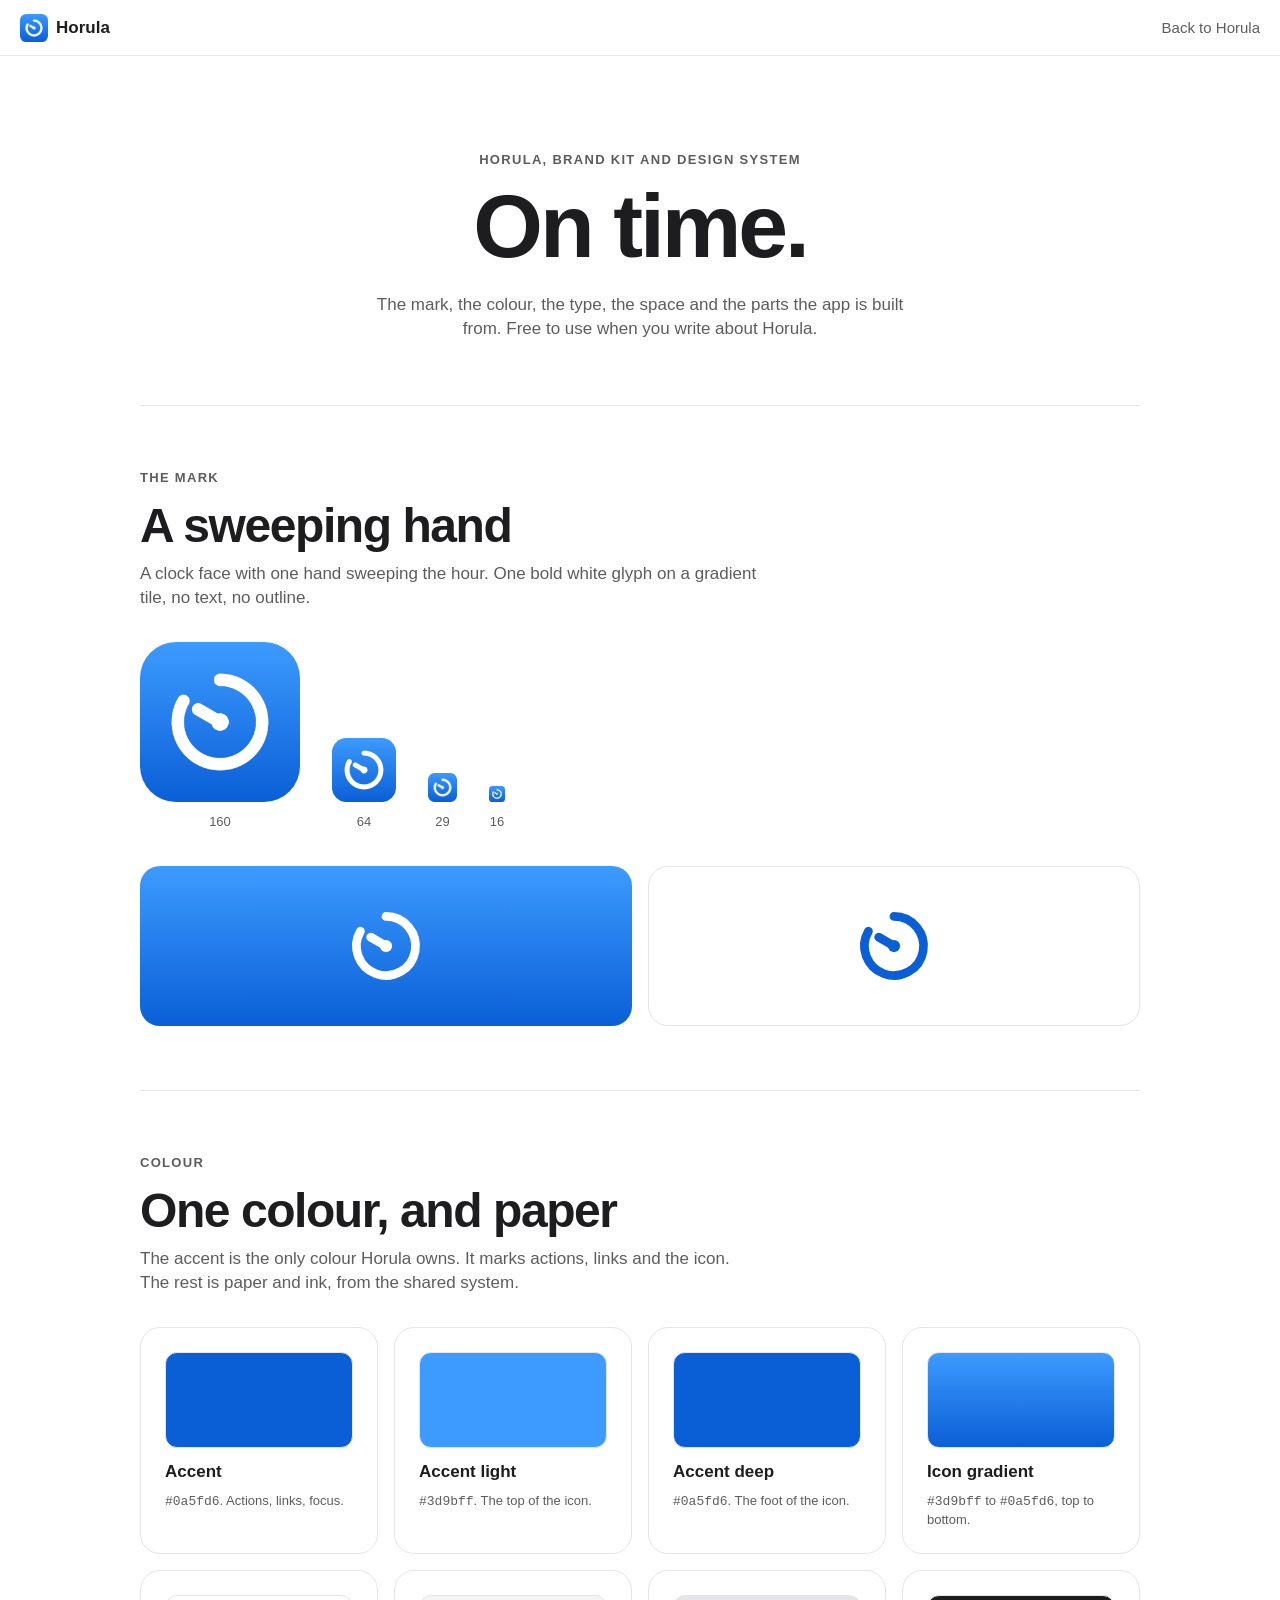
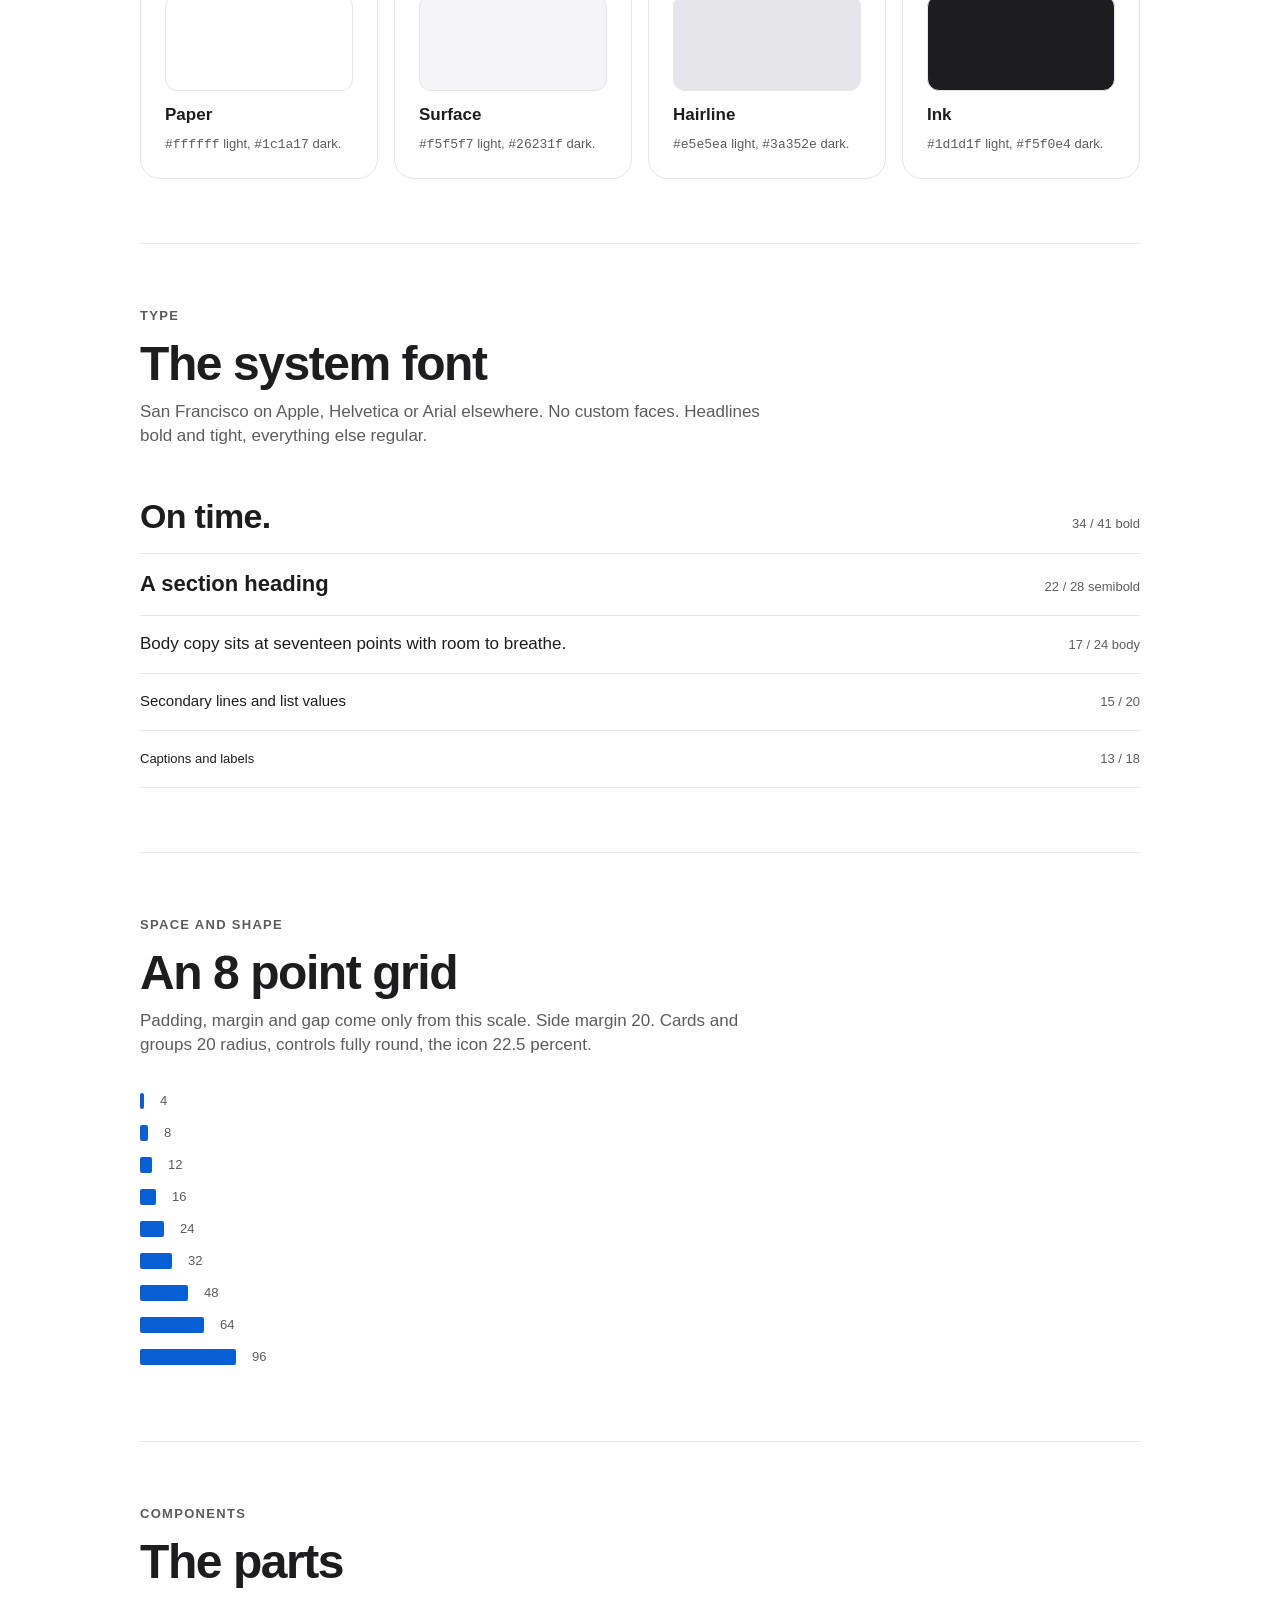
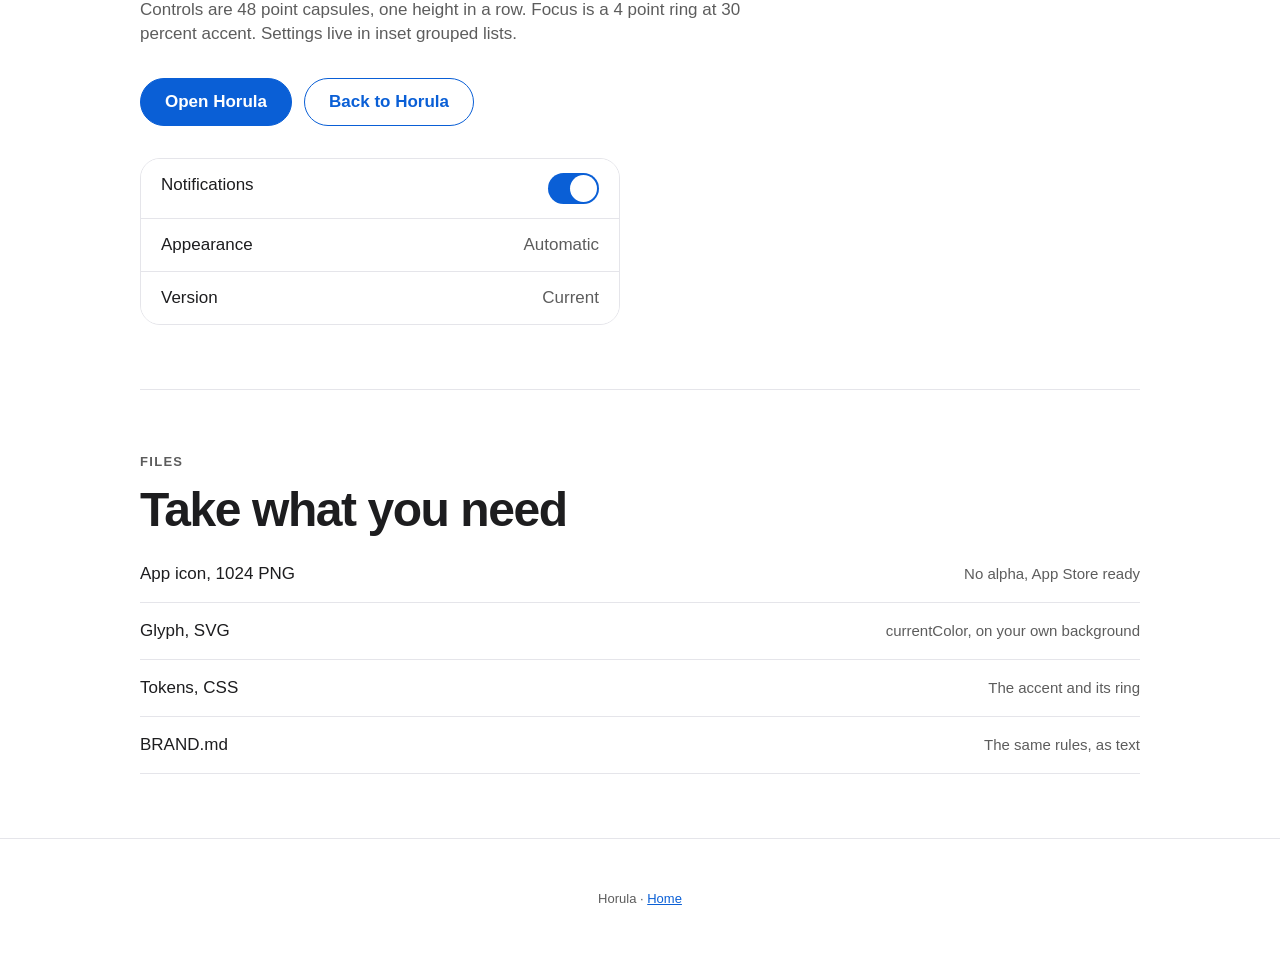
<file: brand/index.html>
<!doctype html>
<html lang="en">
<head>
<meta charset="utf-8">
<meta name="viewport" content="width=device-width, initial-scale=1">
<title>Horula brand kit</title>
<meta name="description" content="Horula's mark, colour, type, space and components, in one page.">
<meta name="theme-color" content="#ffffff">
<link rel="icon" href="icon-1024.png">
<style>
@import url("https://jaybulb.com/tokens.css");
@import url("tokens.css");
/* written by make_brand_page.py; white paper in light mode, the shared tokens in dark */
@media (prefers-color-scheme: light) { :root { --color-bg: #fff; --color-bg2: #f5f5f7; --color-hairline: #e5e5ea; } }
:root { --a: #0a5fd6; --a-light: #3d9bff; --a-deep: #0a5fd6; --a-solid: #0a5fd6; --a-link: #0a5fd6; --ink: var(--color-text, #1d1d1f); --paper: var(--color-bg, #fff); --surface: var(--color-bg2, #f5f5f7); --line: var(--color-hairline, #e5e5ea); --sub: var(--color-secondary, rgba(0,0,0,.64)); }
@media (prefers-color-scheme: dark) { :root { --a-link: #3d9bff; } }
* { box-sizing: border-box; margin: 0; padding: 0; }
body { font-family: -apple-system, BlinkMacSystemFont, "SF Pro Text", "Helvetica Neue", Helvetica, Arial, sans-serif; font-size: 17px; line-height: 24px; color: var(--ink); background: var(--paper); -webkit-font-smoothing: antialiased; }
a { color: var(--a-link); }
.wrap { max-width: 1040px; margin: 0 auto; padding: 0 20px; }
.nav { position: sticky; top: 0; z-index: 5; display: flex; align-items: center; justify-content: space-between; height: 56px; padding: 0 20px; background: color-mix(in srgb, var(--paper) 88%, transparent); backdrop-filter: blur(16px); -webkit-backdrop-filter: blur(16px); border-bottom: 1px solid var(--line); }
.nav a { display: flex; align-items: center; gap: 8px; font-weight: 700; color: var(--ink); text-decoration: none; }
.nav img { width: 28px; height: 28px; border-radius: 22.5%; }
.nav .back { font-weight: 500; color: var(--sub); font-size: 15px; }
.label { font-size: 13px; line-height: 16px; font-weight: 600; letter-spacing: .1em; text-transform: uppercase; color: var(--sub); margin-bottom: 16px; }
header { padding: 96px 0 64px; text-align: center; }
h1 { font-size: clamp(44px, 7vw, 96px); line-height: .95; font-weight: 700; letter-spacing: -.035em; text-wrap: balance; }
header p:last-child { max-width: 560px; margin: 24px auto 0; color: var(--sub); }
section { padding: 64px 0; border-top: 1px solid var(--line); }
h2 { font-size: clamp(32px, 4vw, 48px); line-height: 1; font-weight: 700; letter-spacing: -.03em; margin-bottom: 12px; }
.intro { color: var(--sub); max-width: 620px; margin-bottom: 32px; }
.grid { display: grid; gap: 16px; grid-template-columns: repeat(auto-fill, minmax(200px, 1fr)); }
.card { border: 1px solid var(--line); border-radius: 20px; padding: 24px; background: var(--paper); }
.card small { display: block; color: var(--sub); font-size: 13px; line-height: 18px; margin-top: 8px; }
code { font: 13px/18px ui-monospace, SFMono-Regular, Menlo, monospace; }
.marks { display: flex; flex-wrap: wrap; align-items: flex-end; gap: 32px; }
.marks figure { text-align: center; }
.marks img { display: block; border-radius: 22.5%; margin: 0 auto 8px; }
.marks figcaption { font-size: 13px; color: var(--sub); }
.mark-on { display: grid; grid-template-columns: 1fr 1fr; gap: 16px; margin-top: 32px; }
.mark-on div { height: 160px; border-radius: 20px; display: grid; place-items: center; border: 1px solid var(--line); }
.mark-on i { display: block; width: 112px; height: 112px; background: currentColor; -webkit-mask: url(mark.svg) center / contain no-repeat; mask: url(mark.svg) center / contain no-repeat; }
.mark-on .on-accent { background: linear-gradient(var(--a-light), var(--a-deep)); color: #fff; border: 0; }
.mark-on .on-paper { color: var(--a-link); }
.sw { height: 96px; border-radius: 12px; margin-bottom: 12px; border: 1px solid var(--line); }
.type p { border-bottom: 1px solid var(--line); padding: 16px 0; display: flex; justify-content: space-between; align-items: baseline; gap: 16px; }
.type p span:last-child { color: var(--sub); font-size: 13px; white-space: nowrap; }
.t34 { font-size: 34px; line-height: 41px; font-weight: 700; letter-spacing: -.02em; } .t22 { font-size: 22px; line-height: 28px; font-weight: 600; } .t15 { font-size: 15px; line-height: 20px; } .t13 { font-size: 13px; line-height: 18px; }
.space div { display: flex; align-items: center; gap: 16px; margin-bottom: 8px; font-size: 13px; color: var(--sub); }
.space b { display: block; height: 16px; background: var(--a); border-radius: 2px; }
.row { display: flex; flex-wrap: wrap; gap: 12px; align-items: center; }
.btn { height: 48px; padding: 0 24px; border-radius: 999px; display: inline-flex; align-items: center; font-weight: 600; font-size: 17px; text-decoration: none; border: 1px solid var(--a-solid); white-space: nowrap; }
.btn-solid { background: var(--a-solid); color: #ffffff; }
.btn-ghost { background: var(--paper); color: var(--a-link); border-color: var(--a-link); }
.btn:focus-visible { outline: 4px solid color-mix(in srgb, var(--a) 30%, transparent); outline-offset: 2px; }
.list { margin-top: 32px; border: 1px solid var(--line); border-radius: 20px; overflow: hidden; max-width: 480px; }
.list div { display: flex; justify-content: space-between; padding: 14px 20px; border-bottom: 1px solid var(--line); background: var(--paper); }
.list div:last-child { border-bottom: 0; }
.list span:last-child { color: var(--sub); }
.tog { width: 51px; height: 31px; border-radius: 999px; background: var(--a-solid); position: relative; }
.tog::after { content: ""; position: absolute; top: 2px; right: 2px; width: 27px; height: 27px; border-radius: 50%; background: #fff; }
.files a { display: flex; justify-content: space-between; gap: 16px; padding: 16px 0; border-bottom: 1px solid var(--line); color: var(--ink); text-decoration: none; }
.files a span:last-child { color: var(--sub); font-size: 15px; text-align: right; }
.files a:hover span:first-child { color: var(--a-link); }
footer { padding: 48px 0; text-align: center; font-size: 13px; color: var(--sub); border-top: 1px solid var(--line); }
@media (max-width: 600px) { .mark-on { grid-template-columns: 1fr; } .type p { flex-direction: column; gap: 4px; } }
</style>
</head>
<body>
<nav class="nav" aria-label="Main"><a href="/"><img src="icon-1024.png" alt="">Horula</a><a class="back" href="/">Back to Horula</a></nav>
<main class="wrap">
  <header>
    <p class="label">Horula, brand kit and design system</p>
    <h1>On time.</h1>
    <p>The mark, the colour, the type, the space and the parts the app is built from. Free to use when you write about Horula.</p>
  </header>

  <section aria-labelledby="mark-h">
    <p class="label">The mark</p>
    <h2 id="mark-h">A sweeping hand</h2>
    <p class="intro">A clock face with one hand sweeping the hour. One bold white glyph on a gradient tile, no text, no outline.</p>
    <div class="marks">
      <figure><img src="icon-1024.png" width="160" height="160" alt="The Horula icon at 160 pixels"><figcaption>160</figcaption></figure>
      <figure><img src="icon-1024.png" width="64" height="64" alt="The Horula icon at 64 pixels"><figcaption>64</figcaption></figure>
      <figure><img src="icon-1024.png" width="29" height="29" alt="The Horula icon at 29 pixels"><figcaption>29</figcaption></figure>
      <figure><img src="icon-1024.png" width="16" height="16" alt="The Horula icon at 16 pixels"><figcaption>16</figcaption></figure>
    </div>
    <div class="mark-on">
      <div class="on-accent"><i role="img" aria-label="The glyph on the gradient tile"></i></div>
      <div class="on-paper"><i role="img" aria-label="The glyph in the accent on paper"></i></div>
    </div>
  </section>

  <section aria-labelledby="colour-h">
    <p class="label">Colour</p>
    <h2 id="colour-h">One colour, and paper</h2>
    <p class="intro">The accent is the only colour Horula owns. It marks actions, links and the icon. The rest is paper and ink, from the shared system.</p>
    <div class="grid">
      <div class="card"><div class="sw" style="background:#0a5fd6"></div><b>Accent</b><small><code>#0a5fd6</code>. Actions, links, focus.</small></div>
      <div class="card"><div class="sw" style="background:#3d9bff"></div><b>Accent light</b><small><code>#3d9bff</code>. The top of the icon.</small></div>
      <div class="card"><div class="sw" style="background:#0a5fd6"></div><b>Accent deep</b><small><code>#0a5fd6</code>. The foot of the icon.</small></div>
      <div class="card"><div class="sw" style="background:linear-gradient(#3d9bff,#0a5fd6)"></div><b>Icon gradient</b><small><code>#3d9bff</code> to <code>#0a5fd6</code>, top to bottom.</small></div>
      <div class="card"><div class="sw" style="background:#fff"></div><b>Paper</b><small><code>#ffffff</code> light, <code>#1c1a17</code> dark.</small></div>
      <div class="card"><div class="sw" style="background:#f5f5f7"></div><b>Surface</b><small><code>#f5f5f7</code> light, <code>#26231f</code> dark.</small></div>
      <div class="card"><div class="sw" style="background:#e5e5ea"></div><b>Hairline</b><small><code>#e5e5ea</code> light, <code>#3a352e</code> dark.</small></div>
      <div class="card"><div class="sw" style="background:#1d1d1f"></div><b>Ink</b><small><code>#1d1d1f</code> light, <code>#f5f0e4</code> dark.</small></div>
    </div>
  </section>

  <section aria-labelledby="type-h">
    <p class="label">Type</p>
    <h2 id="type-h">The system font</h2>
    <p class="intro">San Francisco on Apple, Helvetica or Arial elsewhere. No custom faces. Headlines bold and tight, everything else regular.</p>
    <div class="type">
      <p><span class="t34">On time.</span><span>34 / 41 bold</span></p>
      <p><span class="t22">A section heading</span><span>22 / 28 semibold</span></p>
      <p><span>Body copy sits at seventeen points with room to breathe.</span><span>17 / 24 body</span></p>
      <p><span class="t15">Secondary lines and list values</span><span>15 / 20</span></p>
      <p><span class="t13">Captions and labels</span><span>13 / 18</span></p>
    </div>
  </section>

  <section aria-labelledby="space-h">
    <p class="label">Space and shape</p>
    <h2 id="space-h">An 8 point grid</h2>
    <p class="intro">Padding, margin and gap come only from this scale. Side margin 20. Cards and groups 20 radius, controls fully round, the icon 22.5 percent.</p>
    <div class="space">
      <div><b style="width:4px"></b>4</div><div><b style="width:8px"></b>8</div><div><b style="width:12px"></b>12</div><div><b style="width:16px"></b>16</div>
      <div><b style="width:24px"></b>24</div><div><b style="width:32px"></b>32</div><div><b style="width:48px"></b>48</div><div><b style="width:64px"></b>64</div><div><b style="width:96px"></b>96</div>
    </div>
  </section>

  <section aria-labelledby="parts-h">
    <p class="label">Components</p>
    <h2 id="parts-h">The parts</h2>
    <p class="intro">Controls are 48 point capsules, one height in a row. Focus is a 4 point ring at 30 percent accent. Settings live in inset grouped lists.</p>
    <div class="row">
      <a class="btn btn-solid" href="/">Open Horula</a>
      <a class="btn btn-ghost" href="/">Back to Horula</a>
    </div>
    <div class="list" aria-hidden="true">
      <div><span>Notifications</span><span class="tog"></span></div>
      <div><span>Appearance</span><span>Automatic</span></div>
      <div><span>Version</span><span>Current</span></div>
    </div>
  </section>

  <section aria-labelledby="files-h">
    <p class="label">Files</p>
    <h2 id="files-h">Take what you need</h2>
    <div class="files">
      <a href="icon-1024.png" download><span>App icon, 1024 PNG</span><span>No alpha, App Store ready</span></a>
      <a href="mark.svg" download><span>Glyph, SVG</span><span>currentColor, on your own background</span></a>
      <a href="tokens.css" download><span>Tokens, CSS</span><span>The accent and its ring</span></a>
      <a href="https://github.com/nulljosh/horula/blob/main/brand/BRAND.md"><span>BRAND.md</span><span>The same rules, as text</span></a>
    </div>
  </section>
</main>
<footer>Horula &middot; <a href="/">Home</a></footer>
</body>
</html>
</file>
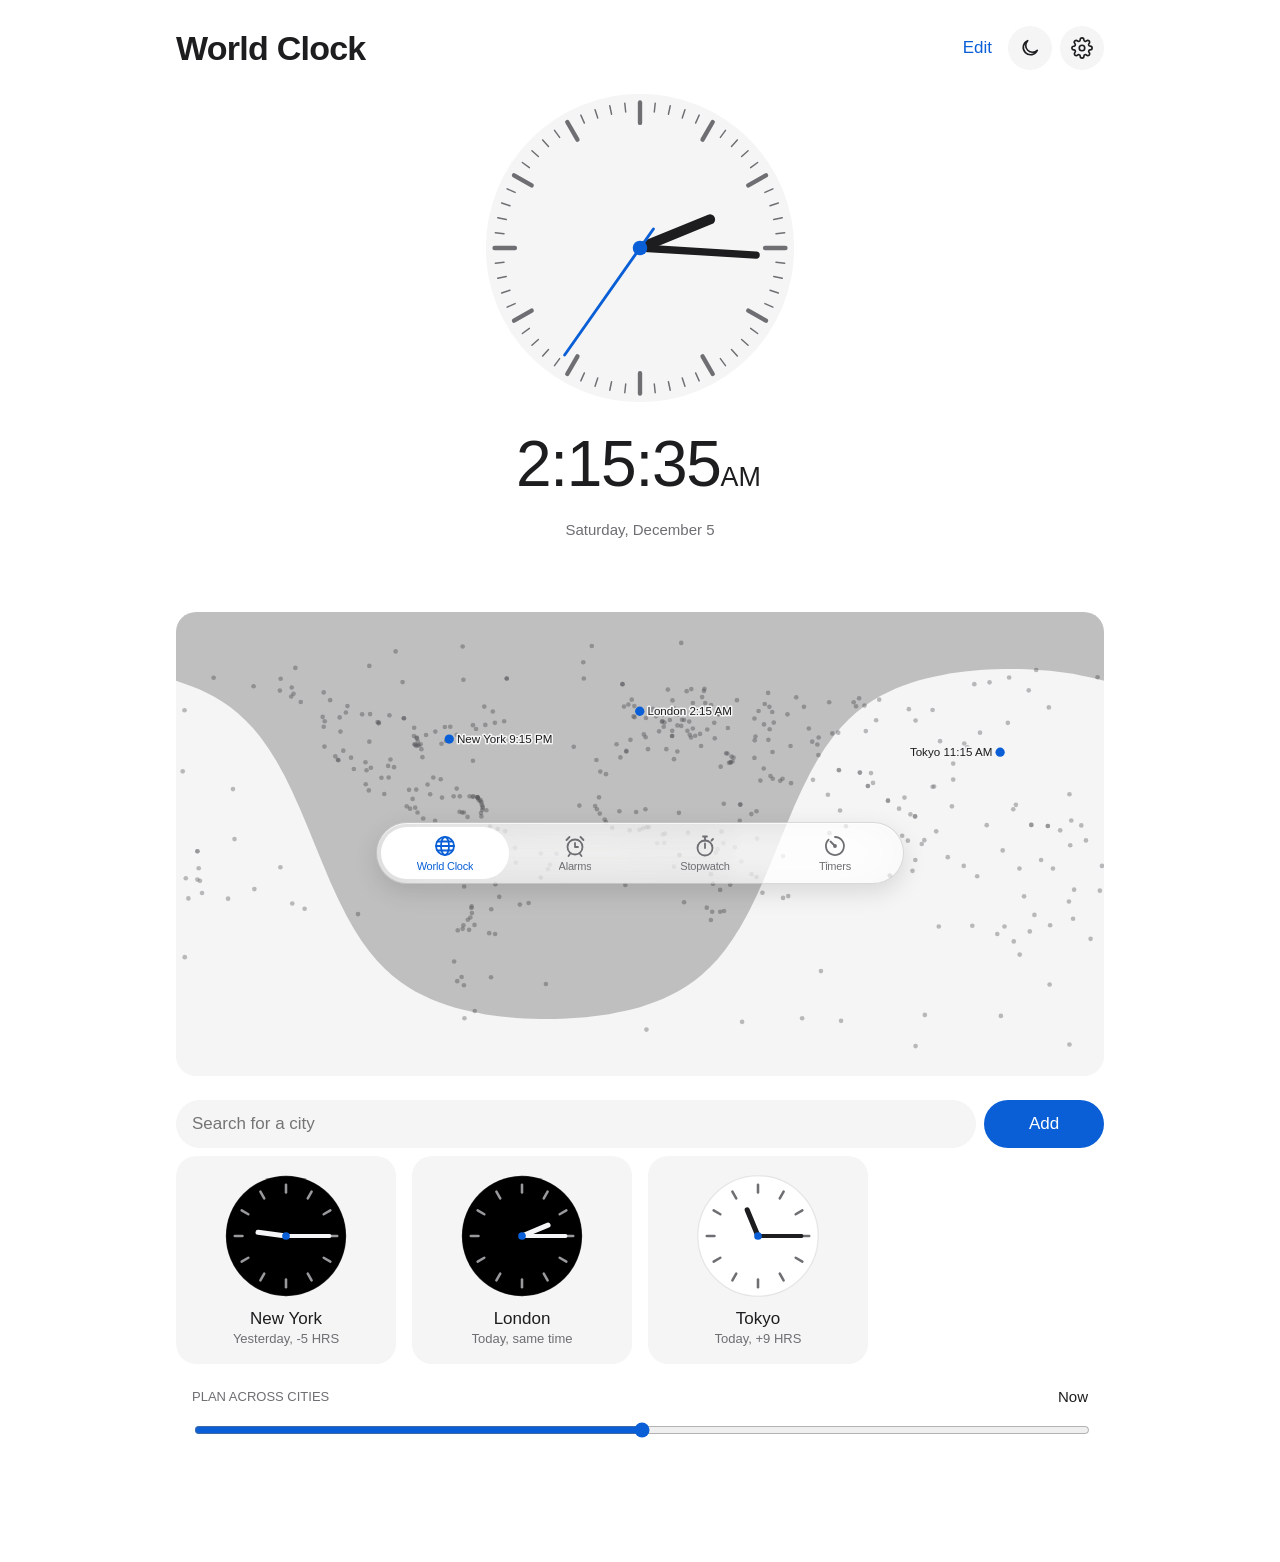
<file: app.html>
<!doctype html>
<html lang="en">
<head>
<meta charset="utf-8">
<meta name="viewport" content="width=device-width, initial-scale=1, viewport-fit=cover">
<title>Horula</title>
<meta name="description" content="A clock, world clocks, alarms, sleep, a stopwatch and timers in one page.">
<meta name="theme-color" content="#ffffff" media="(prefers-color-scheme: light)">
<meta name="theme-color" content="#000000" media="(prefers-color-scheme: dark)">
<meta name="apple-mobile-web-app-capable" content="yes">
<meta name="apple-mobile-web-app-status-bar-style" content="black-translucent">
<link rel="manifest" href="manifest.webmanifest">
<link rel="icon" href="favicon.svg?v=2" type="image/svg+xml">
<link rel="icon" href="favicon-32.png?v=2" sizes="32x32">
<link rel="apple-touch-icon" href="apple-touch-icon.png?v=2">
<link rel="stylesheet" href="tokens.css">
<link rel="stylesheet" href="style.css">
<!-- One language file loads, the reader's, picked here the way i18n.js picks it (saved choice, then browser languages).
     A reader in another language sees nothing until i18n.js has translated the page, never a flash of English. -->
<script>(function () { try { var langs = ['fr', 'es', 'de', 'ja', 'zh', 'pt', 'ko', 'it', 'nl', 'ar', 'hi'], saved = null; try { saved = JSON.parse(localStorage.getItem('lang')); } catch (e) {}
  self.LANG_FILE = [saved].concat(navigator.languages || [navigator.language]).filter(Boolean).map(function (l) { return l.slice(0, 2).toLowerCase(); }).filter(function (l) { return l === 'en' || langs.indexOf(l) >= 0; })[0];
  if (LANG_FILE && LANG_FILE !== 'en') document.documentElement.classList.add('i18n-wait'); else LANG_FILE = null; } catch (e) {} })();   // a function, so its names never clash with the app's globals</script>
<style>.i18n-wait body { visibility: hidden; }</style>
</head>
<body>
<main>
  <section id="world">
    <header><h1>World Clock</h1><span class="tools"><button class="link" id="worldEdit">Edit</button><button class="tool" id="standOpen" aria-label="Nightstand"><svg viewBox="0 0 24 24" aria-hidden="true"><path d="M20 14.5A8 8 0 1 1 9.5 4a6.5 6.5 0 0 0 10.5 10.5z"/></svg></button><button class="tool" id="settingsOpen" aria-label="Settings"><svg viewBox="0 0 24 24" aria-hidden="true"><circle cx="12" cy="12" r="3"/><path d="M19.4 15a1.65 1.65 0 0 0 .33 1.82l.06.06a2 2 0 1 1-2.83 2.83l-.06-.06a1.65 1.65 0 0 0-1.82-.33 1.65 1.65 0 0 0-1 1.51V21a2 2 0 0 1-4 0v-.09A1.65 1.65 0 0 0 9 19.4a1.65 1.65 0 0 0-1.82.33l-.06.06a2 2 0 1 1-2.83-2.83l.06-.06a1.65 1.65 0 0 0 .33-1.82 1.65 1.65 0 0 0-1.51-1H3a2 2 0 0 1 0-4h.09A1.65 1.65 0 0 0 4.6 9a1.65 1.65 0 0 0-.33-1.82l-.06-.06a2 2 0 1 1 2.83-2.83l.06.06a1.65 1.65 0 0 0 1.82.33H9a1.65 1.65 0 0 0 1-1.51V3a2 2 0 0 1 4 0v.09a1.65 1.65 0 0 0 1 1.51 1.65 1.65 0 0 0 1.82-.33l.06-.06a2 2 0 1 1 2.83 2.83l-.06.06a1.65 1.65 0 0 0-.33 1.82V9a1.65 1.65 0 0 0 1.51 1H21a2 2 0 0 1 0 4h-.09a1.65 1.65 0 0 0-1.51 1z"/></svg></button></span></header>
    <svg class="face" viewBox="-110 -110 220 220" aria-hidden="true">
      <circle class="rim" r="106"/>
      <g id="ticks"></g>
      <line id="hh" class="hand" y2="-52" stroke-width="7"/>
      <line id="mh" class="hand" y2="-80" stroke-width="5"/>
      <line id="sh" class="sec" y1="16" y2="-90" stroke-width="2"/>
      <circle class="hub" r="5"/>
    </svg>
    <div id="digital" class="big num"></div>
    <div id="date" class="sub"></div>
    <div id="sun" class="sub"></div>
    <div id="nextAlarm" class="sub"></div>
    <svg id="map" class="map" viewBox="0 0 360 180" role="img" aria-label="World map with day and night"><g id="mapDots"></g><path id="mapNight"/><g id="mapPins"></g></svg>
    <div class="form">
      <input id="citySearch" list="cityList" placeholder="Search for a city" aria-label="Search for a city" autocomplete="off">
      <button class="primary" id="cityAdd" style="flex:0 0 auto">Add</button>
    </div>
    <datalist id="cityList"></datalist>
    <div class="group" id="zones"></div>
    <div class="scrub">
      <div class="scrub-head"><label for="scrub">Plan across cities</label><span class="num" id="scrubText">Now</span><button class="link" id="scrubReset" hidden>Now</button></div>
      <input type="range" id="scrub" min="-48" max="48" step="1" value="0" aria-describedby="scrubText">
    </div>
  </section>

  <section id="alarms" hidden>
    <header><h1>Alarms</h1><span class="tools"><button class="link" id="alarmEdit">Edit</button><button class="tool" id="alarmNew" aria-label="Add alarm"><svg viewBox="0 0 24 24" aria-hidden="true"><path d="M12 5v14M5 12h14"/></svg></button></span></header>
    <h2 class="sleep-h"><svg class="bed" viewBox="0 0 24 24" aria-hidden="true"><path d="M3 18V6M3 14h18v4M21 14v-2a3 3 0 0 0-3-3h-7v5M6.5 11.5a1.5 1.5 0 1 0 0-.01"/></svg>Sleep | Wake Up</h2>
    <div class="group"><div class="row" id="sleepRow"></div></div>
    <h2>Sleep Sounds</h2>
    <div class="group">
      <label class="row"><span class="grow label">Sound</span><select id="nzKind"><option value="white">White Noise</option><option value="pink">Pink Noise</option><option value="brown">Brown Noise</option><option value="rain">Rain</option></select></label>
      <label class="row"><span class="grow label">Stop After</span><select id="nzFor"></select></label>
      <div class="row"><span class="grow meta" id="nzLeft"></span><button class="icon go" id="nzPlay">Play</button></div>
    </div>
    <h2>Other</h2>
    <div class="group" id="alarmList"></div>
    <p class="sub">Alarms ring while this page is open. Add it to your Home Screen to keep it handy.</p>
  </section>

  <section id="stopwatch" hidden>
    <header><h1>Stopwatch</h1></header>
    <div id="swDigital" class="big num" role="button" tabindex="0" aria-label="Switch to analog stopwatch">00:00.00</div>
    <svg id="swAnalog" class="face" viewBox="-110 -110 220 220" hidden role="button" tabindex="0" aria-label="Switch to digital stopwatch">
      <circle class="rim" r="106"/>
      <g id="swTicks"></g>
      <g transform="translate(0 -40)"><circle class="subrim" r="21"/><g id="swMinTicks"></g><line id="swMin" class="hand" y2="-17" stroke-width="1.6"/></g>
      <text id="swSmall" y="44" class="num">00:00.00</text>
      <line id="swLapHand" class="sec" y1="16" y2="-92" stroke-width="2" hidden/>
      <line id="swHand" class="hand" y1="16" y2="-92" stroke-width="2"/>
      <circle class="hub" r="5"/>
    </svg>
    <div class="controls">
      <button id="swLap" disabled>Lap</button>
      <button class="go" id="swStart">Start</button>
    </div>
    <div class="group" id="laps"></div>
    <div class="controls center"><button id="swCopy" hidden>Copy Laps</button></div>
  </section>

  <section id="timer" hidden>
    <header><h1>Timers</h1></header>
    <div class="pick" role="group" aria-label="Duration">
      <select id="tmH" aria-label="Hours"></select><span>h</span>
      <select id="tmM" aria-label="Minutes"></select><span>min</span>
      <select id="tmS" aria-label="Seconds"></select><span>s</span>
    </div>
    <div class="group" style="margin-top:var(--s3)">
      <label class="row"><span class="grow label">Label</span><input id="tmLabel" placeholder="Timer" maxlength="40"></label>
      <label class="row"><span class="grow label">When Timer Ends</span><select id="tmSound"></select></label>
      <label class="row"><span class="grow label">Intervals</span><input type="checkbox" class="switch" id="tmIv"></label>
      <label class="row iv" hidden><span class="grow label">Rest</span><select id="tmRest"></select></label>
      <label class="row iv" hidden><span class="grow label">Rounds</span><select id="tmRounds"></select></label>
      <label class="row"><span class="grow label">Speak</span><input type="checkbox" class="switch" id="tmSpeak"></label>
    </div>
    <div class="controls center"><button class="go" id="tmStart">Start</button></div>
    <div id="tmActiveWrap" hidden><h2>Running</h2><div class="group" id="tmActive"></div></div>
    <div id="tmPresetWrap" hidden><h2>Presets</h2><div class="group" id="tmPreset"></div></div>
    <div id="tmRecentWrap" hidden><h2>Recents</h2><div class="group" id="tmRecent"></div></div>
    <h2>Routines</h2><div class="group" id="rtList" hidden></div>
    <div class="group">
      <label class="row"><span class="grow label">Name</span><input id="rtName" placeholder="Routine" maxlength="40"></label>
      <div id="rtSteps"></div>
      <div class="row"><span class="grow"></span><button class="icon" id="rtAdd">Add Step</button><button class="icon go" id="rtSave">Save</button></div>
    </div>
    <p class="foot">Set a time and label above, then add it as a step.</p>
    <h2>Countdowns</h2><div class="group" id="cdList" hidden></div>
    <div class="group">
      <label class="row"><span class="grow label">Label</span><input id="cdLabel" placeholder="Countdown" maxlength="40"></label>
      <label class="row"><span class="grow label">Date</span><input type="date" id="cdDate"></label>
      <div class="row"><span class="grow"></span><button class="icon go" id="cdAdd">Add</button></div>
    </div>
  </section>
</main>

<nav aria-label="Sections">
  <button data-tab="world"><svg viewBox="0 0 24 24" aria-hidden="true"><circle cx="12" cy="12" r="9"/><ellipse cx="12" cy="12" rx="4" ry="9"/><path d="M3 12h18M4.5 7.5h15M4.5 16.5h15"/></svg><span>World Clock</span></button>
  <button data-tab="alarms"><svg viewBox="0 0 24 24" aria-hidden="true"><circle cx="12" cy="13" r="7.5"/><path d="M12 9v4h3M3.5 6 6.5 3M20.5 6l-3-3M7 20l-1.5 2M17 20l1.5 2"/></svg><span>Alarms</span></button>
  <button data-tab="stopwatch"><svg viewBox="0 0 24 24" aria-hidden="true"><circle cx="12" cy="14" r="7.5"/><path d="M12 14V9.5M10 2.5h4M12 2.5v4M18.5 6.5l1.5-1.5"/></svg><span>Stopwatch</span></button>
  <button data-tab="timer"><svg viewBox="0 0 24 24" aria-hidden="true"><path d="M12 3a9 9 0 1 1-6.4 2.6"/><path d="M12 12 7.5 7.5"/><circle cx="12" cy="12" r="1" fill="currentColor"/></svg><span>Timers</span></button>
</nav>

<dialog id="alarmSheet" aria-labelledby="alarmSheetTitle">
  <form method="dialog" id="alarmForm">
    <header><button class="link" value="cancel" formnovalidate>Cancel</button><h1 id="alarmSheetTitle">Add Alarm</h1><button class="link" id="alarmSave" value="save">Save</button></header>
    <input type="time" id="aTime" class="wheel num" required aria-label="Alarm time">
    <label id="aDaysL">Repeat</label><div class="days" id="aDays" role="group" aria-labelledby="aDaysL"></div>
    <label for="aLabel">Label</label><input id="aLabel" maxlength="40" placeholder="Alarm">
    <label for="aSound">Sound</label><select id="aSound"></select>
    <div class="group" style="margin-top:var(--s4)">
      <div class="row"><label class="grow" for="aSnooze">Snooze</label><input type="checkbox" class="switch" id="aSnooze" checked></div>
      <div class="row"><label class="grow" for="aSnoozeMin">Snooze Length</label><select id="aSnoozeMin" class="inline"></select></div>
      <div class="row"><label class="grow" for="aCheck">Wake Up Check</label><input type="checkbox" class="switch" id="aCheck"></div>
      <div class="row"><label class="grow" for="aMission">Solve to Stop</label><input type="checkbox" class="switch" id="aMission"></div>
    </div>
    <button type="button" id="alarmSkip" style="width:100%;margin-bottom:var(--s2)">Skip Next Alarm</button>
    <button type="button" class="danger" id="alarmDelete" style="width:100%">Delete Alarm</button>
  </form>
</dialog>

<dialog id="sleepSheet" aria-labelledby="sleepSheetTitle">
  <form method="dialog" id="sleepForm">
    <header><button class="link" value="cancel" formnovalidate>Cancel</button><h1 id="sleepSheetTitle">Sleep Schedule</h1><button class="link" value="save">Done</button></header>
    <div class="group"><div class="row"><label class="grow" for="sOn">Sleep Schedule</label><input type="checkbox" class="switch" id="sOn"></div></div>
    <div class="form"><div><label for="sBed">Bedtime</label><input type="time" id="sBed" required></div><div><label for="sWake">Wake Up</label><input type="time" id="sWake" required></div></div>
    <p class="sub" id="sHours"></p>
    <label id="sDaysL">Days</label><div class="days" id="sDays" role="group" aria-labelledby="sDaysL"></div>
    <label for="sWind">Wind Down</label>
    <select id="sWind"><option value="0">Off</option><option value="15">15 minutes</option><option value="30">30 minutes</option><option value="45">45 minutes</option><option value="60">1 hour</option></select>
    <label for="sSound">Wake Up Sound</label><select id="sSound"></select>
    <div class="group" style="margin-top:var(--s4)"><div class="row"><label class="grow" for="sSnooze">Snooze</label><input type="checkbox" class="switch" id="sSnooze" checked></div></div>
  </form>
</dialog>

<div class="full" id="ringing" hidden role="alertdialog" aria-labelledby="ringWhen" aria-describedby="ringWhat">
  <div class="when num" id="ringWhen"></div>
  <div class="what" id="ringWhat"></div>
  <div class="controls">
    <button class="go" id="ringSnooze">Snooze</button>
    <button id="ringRepeat">Repeat</button>
    <button class="stop" id="ringStop">Stop</button>
    <button class="go" id="ringUp" hidden>I'm Up</button>
  </div>
  <div class="controls" id="ringMath" hidden>
    <label class="what" for="ringA" id="ringQ"></label>
    <input id="ringA" inputmode="numeric" autocomplete="off" aria-describedby="ringLeft">
    <div class="what" id="ringLeft"></div>
  </div>
</div>

<div class="full" id="stand" hidden role="dialog" aria-label="Nightstand, tap to close">
  <div id="standFace">
    <svg id="standAnalog" class="standsvg" viewBox="-110 -110 220 220" hidden aria-hidden="true"><g id="standTicks"></g><line id="standH" y2="-52" stroke-width="7"/><line id="standM" y2="-82" stroke-width="5"/><circle r="5"/></svg>
    <svg id="standSun" class="standsvg" viewBox="-112 -108 224 132" hidden aria-hidden="true"><path class="arc" d="M-100 0A100 100 0 0 1 100 0"/><path class="arc dip" d="M-100 0A100 18 0 0 0 100 0"/><line class="horizon" x1="-110" x2="110"/><circle id="standDot" r="9"/></svg>
    <svg id="standWorld" class="standsvg" viewBox="0 0 360 180" hidden aria-hidden="true"><clipPath id="standDay"><path id="standDayPath"/></clipPath><g id="standDots" class="dim"></g><g id="standLit" clip-path="url(#standDay)"></g><circle id="standHere" r="3.5"/></svg>
    <div class="flip num" id="standFlip" aria-hidden="true"></div>
    <div class="when num" id="standTime"></div>
    <div class="what" id="standWhat"></div>
  </div>
  <div class="standbar" id="standBar">
    <div class="seg" role="radiogroup" aria-label="Face"><button data-face="digits" role="radio">Digits</button><button data-face="analog" role="radio">Analog</button><button data-face="sun" role="radio">Sun Dial</button><button data-face="world" role="radio">World</button><button data-face="flip" role="radio">Flip</button></div>
    <input type="range" id="standDim" min="15" max="100" step="5" aria-label="Brightness">
    <button id="standChime" class="chime" aria-pressed="false">Chime</button>
  </div>
</div>

<dialog id="citySheet" aria-labelledby="cityTitle">
  <form method="dialog">
    <header><span></span><h1 id="cityTitle"></h1><button class="link" value="done">Done</button></header>
    <div class="big" id="cityNow"></div>
    <p class="sub" id="cityOffset"></p>
    <div class="group"><label class="row"><span class="grow label">Name</span><input id="cityNick" maxlength="40" autocomplete="off"></label></div>
    <div class="group">
      <div class="row"><div class="grow label">Sunrise</div><div class="label" id="cityRise"></div></div>
      <div class="row"><div class="grow label">Sunset</div><div class="label" id="citySet"></div></div>
      <div class="row"><div class="grow label">Daylight</div><div class="label" id="cityLen"></div></div>
      <div class="row" id="cityShiftRow"><div class="grow label" id="cityShiftLabel"></div><div class="label" id="cityShift"></div></div>
    </div>
  </form>
</dialog>

<dialog id="settingsSheet" aria-labelledby="settingsTitle">
  <form method="dialog">
    <header><span></span><h1 id="settingsTitle">Settings</h1><button class="link" value="done">Done</button></header>
    <div class="group">
      <div class="row"><div class="grow label">Version</div><div class="meta" id="ver"></div></div>
      <label class="row"><span class="grow label">Language</span><select id="langPick" class="meta"></select></label>
      <div class="row"><div class="grow label">Website</div><a class="meta" href="https://horula.jaybulb.com/" target="_blank" rel="noopener">horula.jaybulb.com</a></div>
    </div>
    <h2>Backup</h2>
    <div class="group">
      <div class="row"><div class="grow"><div class="label">Export</div><div class="meta">Alarms, cities and timers in one file</div></div><button type="button" class="pill" id="exportBtn">Export</button></div>
      <div class="row"><div class="grow"><div class="label">Import</div><div class="meta">Replaces what is here with the file</div></div><button type="button" class="pill" id="importBtn">Import</button></div>
    </div>
    <input type="file" id="importFile" accept="application/json,.json" hidden>
    <div class="group"><div class="row"><div class="grow label">Keyboard Shortcuts</div><button type="button" class="pill" id="keysBtn">Show</button></div></div>
    <p class="sub">Everything stays on this device. No account, no tracking.</p>
  </form>
</dialog>

<dialog id="keysSheet" aria-labelledby="keysTitle">
  <form method="dialog">
    <header><span></span><h1 id="keysTitle">Keyboard Shortcuts</h1><button class="link" value="done">Done</button></header>
    <div class="group keys">
      <div class="row"><div class="grow label">World Clock, Alarms, Stopwatch, Timers</div><kbd>1</kbd><kbd>2</kbd><kbd>3</kbd><kbd>4</kbd></div>
      <div class="row"><div class="grow label">New alarm, city or timer</div><kbd>N</kbd></div>
      <div class="row"><div class="grow label">Edit list</div><kbd>E</kbd></div>
      <div class="row"><div class="grow label">Nightstand</div><kbd>S</kbd></div>
      <div class="row"><div class="grow label">Start or stop stopwatch</div><kbd>Space</kbd></div>
      <div class="row"><div class="grow label">Lap or reset</div><kbd>L</kbd></div>
      <div class="row"><div class="grow label">Settings</div><kbd>,</kbd></div>
      <div class="row"><div class="grow label">This list</div><kbd>?</kbd></div>
    </div>
    <p class="sub">In the installed Mac app, Command 1 to 4 switch tabs too. Links work as well: add #timer=10m or #alarm=07:30 to the address.</p>
  </form>
</dialog>

<div class="toast" id="toast" hidden role="status"></div>

<!-- The app scripts in order (async = false keeps it), the reader's language and city names first when not English. -->
<script>[self.LANG_FILE && 'lang/' + LANG_FILE + '.js', self.LANG_FILE && 'cities/' + LANG_FILE + '.js', 'i18n.js', 'lib.js', 'coords.js', 'core.js', 'world.js', 'wake.js', 'alarms.js', 'stopwatch.js', 'timers.js', 'app.js'].filter(Boolean)
  .forEach(function (src) { var s = document.createElement('script'); s.src = src; s.async = false; document.body.appendChild(s); });</script>
</body>
</html>
</file>
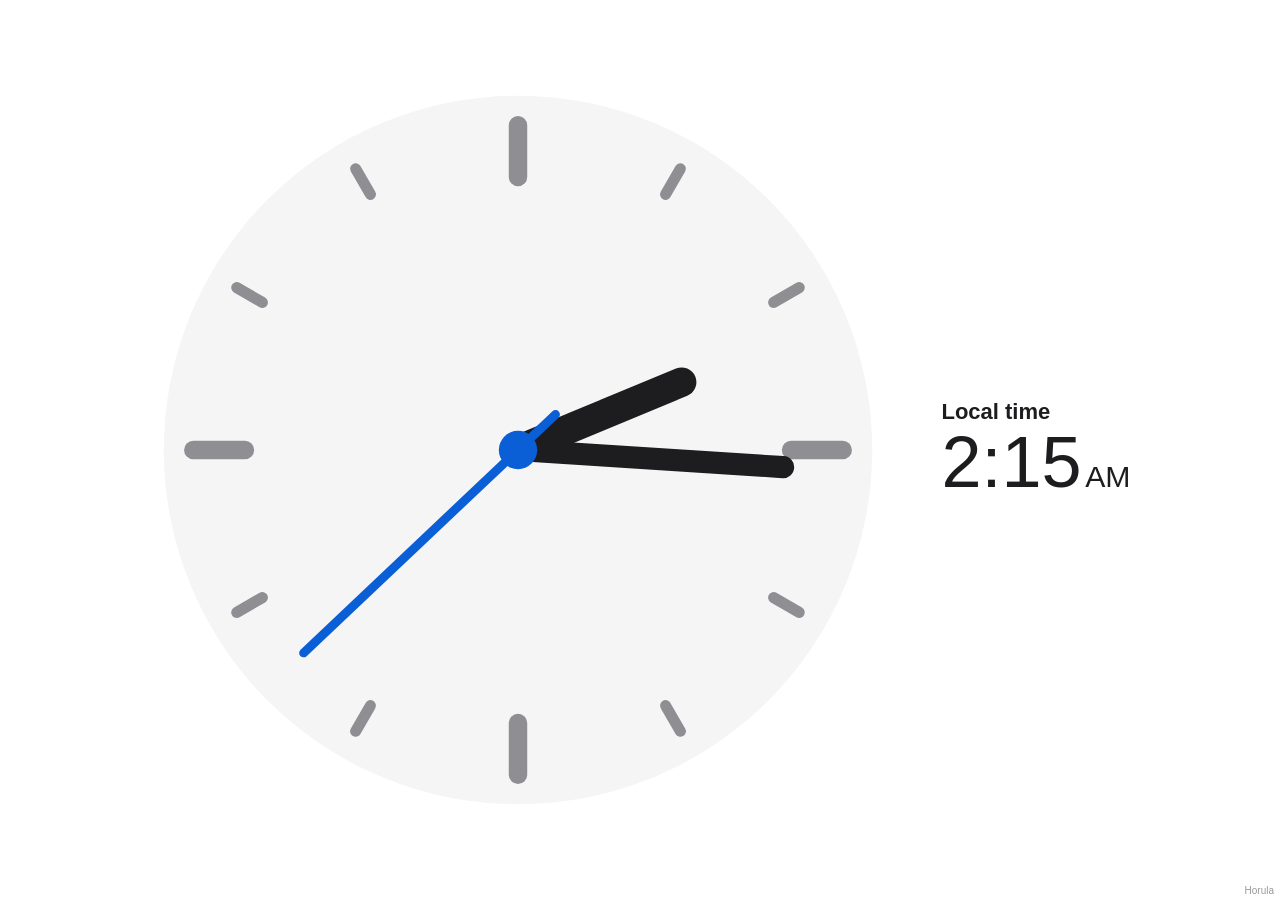
<file: embed.html>
<!doctype html>
<html lang="en">
<head>
<meta charset="utf-8">
<meta name="viewport" content="width=device-width, initial-scale=1">
<meta name="robots" content="noindex">
<title>Horula clock</title>
<!-- A small live clock or countdown for any page, as an iframe. The host page needs no script:
     <iframe src="https://horula.jaybulb.com/embed?city=Tokyo" width="320" height="120" style="border:0"></iframe>
     ?city=Tokyo or ?zone=Asia/Tokyo, &face=digital to drop the dial
     ?to=2026-12-25T00:00&label=Christmas for a countdown
     &theme=light|dark to pin a theme (it follows the system otherwise), &bg=none for a see-through background -->
<style>
  :root { color-scheme: light dark; --bg: #fff; --face: #f5f5f5; --text: #1d1d1f; --text2: #6e6e73; --tick: #8e8e93; --accent: #0a5fd6; }
  @media (prefers-color-scheme: dark) { :root:not([data-theme="light"]) { --bg: #000; --face: #1c1c1e; --text: #f5f5f7; --text2: #98989d; --tick: #636366; --accent: #3d9bff; } }
  :root[data-theme="dark"] { color-scheme: dark; --bg: #000; --face: #1c1c1e; --text: #f5f5f7; --text2: #98989d; --tick: #636366; --accent: #3d9bff; }
  :root[data-theme="light"] { color-scheme: light; }
  html, body { margin: 0; height: 100%; }
  body { display: flex; align-items: center; justify-content: center; gap: 6vmin; padding: 0 6vmin; box-sizing: border-box; overflow: hidden;
    font: 15px -apple-system, BlinkMacSystemFont, "SF Pro Text", Lato, Helvetica, Arial, sans-serif; background: var(--bg); color: var(--text); }
  .bg-none body { background: transparent; }
  svg { flex: none; height: 82vmin; width: 82vmin; }
  .rim { fill: var(--face); } .tick { stroke: var(--tick); stroke-linecap: round; }
  .hand { stroke: var(--text); stroke-linecap: round; } .sec { stroke: var(--accent); stroke-linecap: round; } .hub { fill: var(--accent); }
  .text { min-width: 0; }
  .title { font-size: clamp(12px, 13vmin, 22px); font-weight: 600; white-space: nowrap; overflow: hidden; text-overflow: ellipsis; }
  .big { font-size: clamp(20px, 34vmin, 72px); font-weight: 300; line-height: 1.05; font-variant-numeric: tabular-nums; white-space: nowrap; }
  .big small { font-size: .42em; font-weight: 400; margin-inline-start: .12em; }
  .meta { font-size: clamp(11px, 10vmin, 17px); color: var(--text2); white-space: nowrap; font-variant-numeric: tabular-nums; }
  a.by { position: fixed; inset-inline-end: 6px; bottom: 4px; font-size: 10px; color: var(--text2); text-decoration: none; opacity: .7; }
  a.by:hover { opacity: 1; }
  .count { flex-direction: column; gap: 1vmin; } .count .text { text-align: center; }
  [hidden] { display: none !important; }
</style>
</head>
<body>
<svg id="dial" viewBox="-50 -50 100 100" aria-hidden="true">
  <circle class="rim" r="48"/><g id="ticks"></g>
  <line id="h" class="hand" y2="-24" stroke-width="4"/><line id="m" class="hand" y2="-36" stroke-width="3"/>
  <line id="s" class="sec" y1="7" y2="-40" stroke-width="1.2"/><circle class="hub" r="2.6"/>
</svg>
<div class="text" role="timer" aria-live="off">
  <div class="title" id="title"></div>
  <div class="big" id="big"></div>
  <div class="meta" id="meta"></div>
</div>
<a class="by" href="https://horula.jaybulb.com/" target="_blank" rel="noopener">Horula</a>
<script src="lib.js"></script>
<script>
  const q = new URLSearchParams(location.search), $ = (id) => document.getElementById(id);
  if (['light', 'dark'].includes(q.get('theme'))) document.documentElement.dataset.theme = q.get('theme');
  if (q.get('bg') === 'none') document.documentElement.classList.add('bg-none');
  const to = q.get('to') && new Date(q.get('to')), place = findZone(q.get('zone') || q.get('city')) || { city: 'Local time', zone: undefined };
  const still = matchMedia('(prefers-reduced-motion: reduce)');
  $('ticks').innerHTML = Array.from({ length: 12 }, (_, i) => `<line class="tick" y1="-44" y2="${i % 3 ? -40 : -37}" stroke-width="${i % 3 ? 1.5 : 2.5}" transform="rotate(${i * 30})"/>`).join('');
  const fmt = new Intl.DateTimeFormat(undefined, { hour: 'numeric', minute: '2-digit', timeZone: place.zone });
  if (to && !isNaN(to)) {
    // Countdown: the label, whole days, then hours, minutes and seconds.
    $('dial').toggleAttribute('hidden', true);   // SVG has no .hidden property
    document.body.classList.add('count');
    $('title').textContent = (q.get('label') || '').slice(0, 60) || new Intl.DateTimeFormat(undefined, { dateStyle: 'medium' }).format(to);
    const tick = () => { const c = countdown(to - Date.now()); $('big').textContent = `${c.days} ${c.days === 1 ? 'day' : 'days'}`; $('meta').textContent = c.hms; };
    tick(); setInterval(tick, 1000);
  } else {
    $('dial').toggleAttribute('hidden', q.get('face') === 'digital');
    $('title').textContent = place.city;
    let last = -1;
    const tick = () => {
      const now = new Date(), a = place.zone ? handAngles(place.zone, now) : { h: (now.getHours() % 12 + now.getMinutes() / 60) * 30, m: now.getMinutes() * 6 };
      $('h').setAttribute('transform', `rotate(${a.h})`); $('m').setAttribute('transform', `rotate(${a.m + now.getSeconds() / 10})`);
      $('s').setAttribute('transform', `rotate(${(now.getSeconds() + (still.matches ? 0 : now.getMilliseconds() / 1000)) * 6})`);
      if (now.getSeconds() !== last) { last = now.getSeconds(); $('big').innerHTML = timeHTML(fmt, now); $('meta').textContent = place.zone ? offsetLabel(place.zone, now) : ''; }
      requestAnimationFrame(tick);
    };
    tick();
  }
</script>
</body>
</html>
</file>
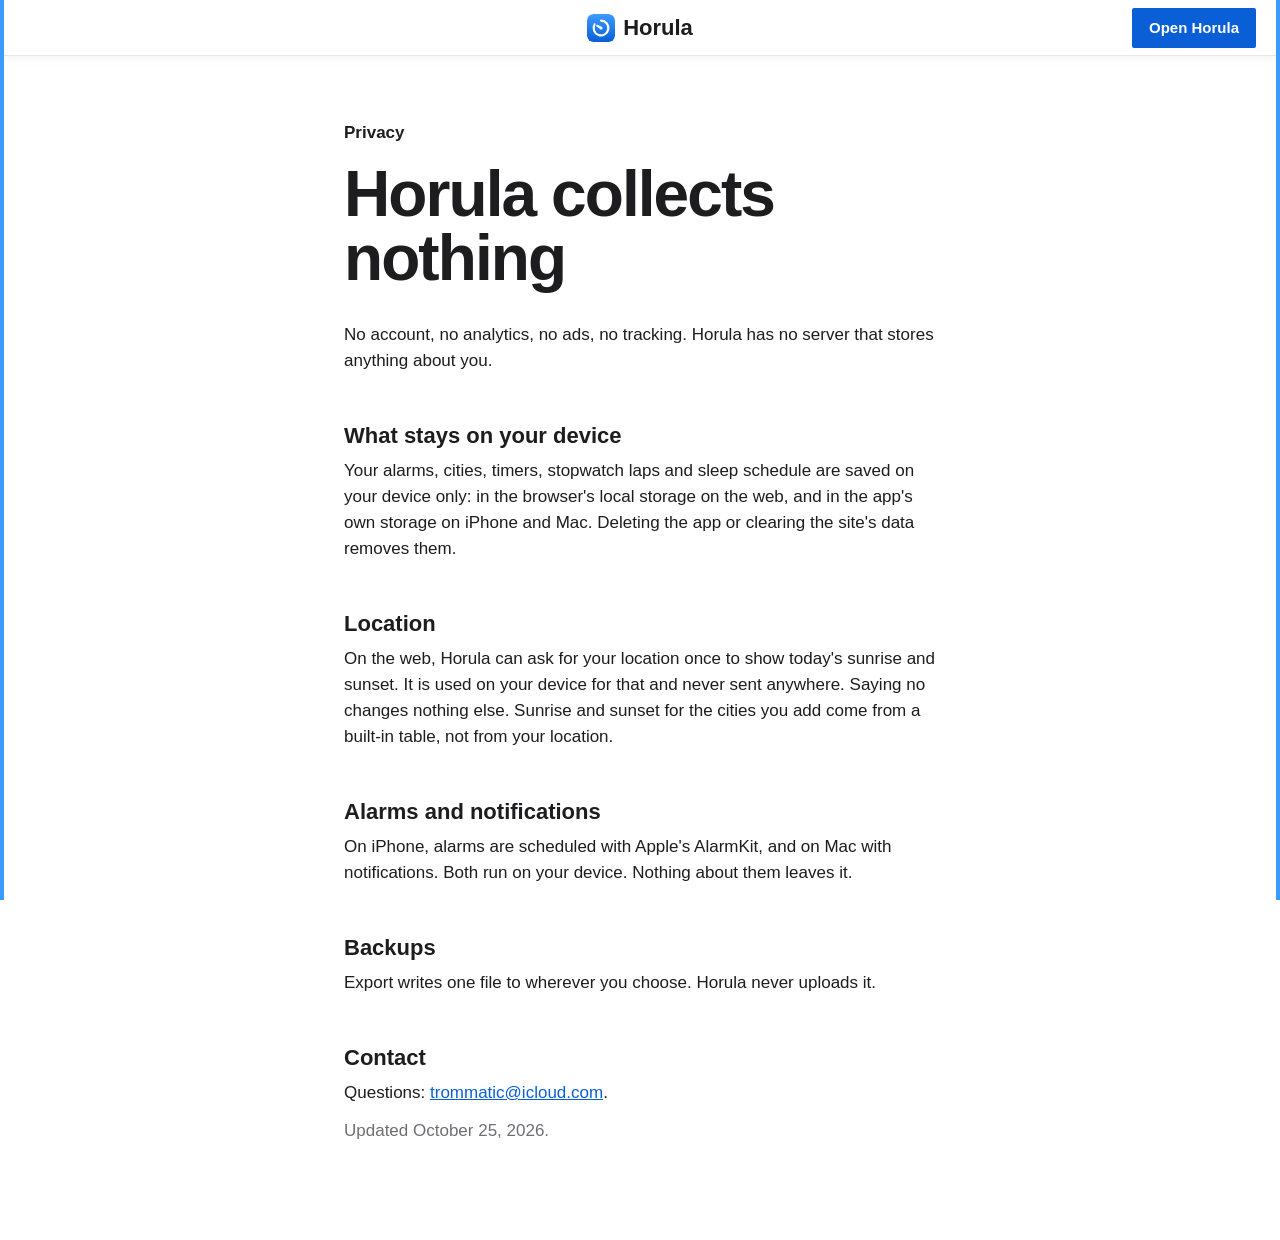
<file: privacy.html>
<!doctype html>
<html lang="en">
<head>
<meta charset="utf-8">
<meta name="viewport" content="width=device-width, initial-scale=1, viewport-fit=cover">
<title>Privacy | Horula</title>
<meta name="description" content="Horula collects nothing. Alarms, cities and timers stay on your device.">
<link rel="canonical" href="https://horula.jaybulb.com/privacy">
<link rel="icon" href="favicon.svg?v=2" type="image/svg+xml">
<link rel="stylesheet" href="tokens.css">
<link rel="stylesheet" href="landing.css">
<style>.doc{max-width:640px;margin:0 auto;padding:var(--sp-8) var(--sp-5) var(--sp-9)}.doc h1{font:700 clamp(40px,8vw,64px)/1 var(--display);letter-spacing:-.03em;margin:var(--sp-3) 0 var(--sp-6)}.doc h2{font:700 22px/28px var(--display);margin:var(--sp-7) 0 var(--sp-2)}.doc p,.doc li{font-size:17px;line-height:26px;color:var(--text)}.doc p+p{margin-top:var(--sp-3)}.doc a{color:var(--accent)}.doc .fine{color:var(--sub)}</style>
</head>
<body>
<header class="nav solid" aria-label="Site"><span></span><a class="nav-brand" href="./" aria-label="Horula home"><img src="icon.svg" alt="" width="28" height="28"><span>Horula</span></a><div class="nav-end"><a class="btn btn-solid" href="app">Open Horula</a></div></header>
<main class="doc">
<p class="label">Privacy</p>
<h1>Horula collects nothing</h1>
<p>No account, no analytics, no ads, no tracking. Horula has no server that stores anything about you.</p>
<h2>What stays on your device</h2>
<p>Your alarms, cities, timers, stopwatch laps and sleep schedule are saved on your device only: in the browser's local storage on the web, and in the app's own storage on iPhone and Mac. Deleting the app or clearing the site's data removes them.</p>
<h2>Location</h2>
<p>On the web, Horula can ask for your location once to show today's sunrise and sunset. It is used on your device for that and never sent anywhere. Saying no changes nothing else. Sunrise and sunset for the cities you add come from a built-in table, not from your location.</p>
<h2>Alarms and notifications</h2>
<p>On iPhone, alarms are scheduled with Apple's AlarmKit, and on Mac with notifications. Both run on your device. Nothing about them leaves it.</p>
<h2>Backups</h2>
<p>Export writes one file to wherever you choose. Horula never uploads it.</p>
<h2>Contact</h2>
<p>Questions: <a href="mailto:trommatic@icloud.com?subject=Horula%20privacy">trommatic@icloud.com</a>.</p>
<p class="fine">Updated October 25, 2026.</p>
</main>
</body>
</html>
</file>
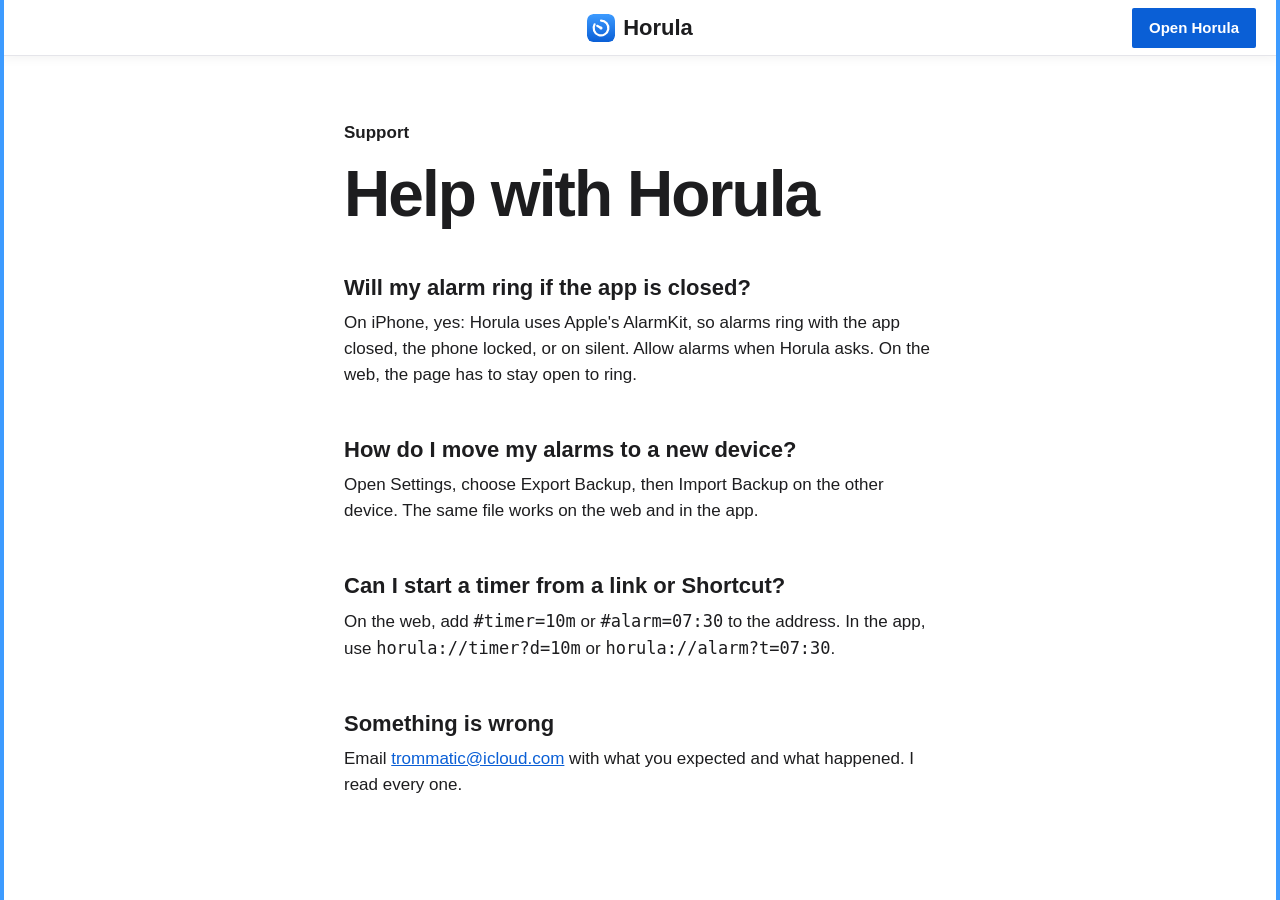
<file: support.html>
<!doctype html>
<html lang="en">
<head>
<meta charset="utf-8">
<meta name="viewport" content="width=device-width, initial-scale=1, viewport-fit=cover">
<title>Support | Horula</title>
<meta name="description" content="Help with Horula: alarms, timers, backups and installing it.">
<link rel="canonical" href="https://horula.jaybulb.com/support">
<link rel="icon" href="favicon.svg?v=2" type="image/svg+xml">
<link rel="stylesheet" href="tokens.css">
<link rel="stylesheet" href="landing.css">
<style>.doc{max-width:640px;margin:0 auto;padding:var(--sp-8) var(--sp-5) var(--sp-9)}.doc h1{font:700 clamp(40px,8vw,64px)/1 var(--display);letter-spacing:-.03em;margin:var(--sp-3) 0 var(--sp-6)}.doc h2{font:700 22px/28px var(--display);margin:var(--sp-7) 0 var(--sp-2)}.doc p,.doc li{font-size:17px;line-height:26px;color:var(--text)}.doc p+p{margin-top:var(--sp-3)}.doc a{color:var(--accent)}.doc .fine{color:var(--sub)}</style>
</head>
<body>
<header class="nav solid" aria-label="Site"><span></span><a class="nav-brand" href="./" aria-label="Horula home"><img src="icon.svg" alt="" width="28" height="28"><span>Horula</span></a><div class="nav-end"><a class="btn btn-solid" href="app">Open Horula</a></div></header>
<main class="doc">
<p class="label">Support</p>
<h1>Help with Horula</h1>
<h2>Will my alarm ring if the app is closed?</h2>
<p>On iPhone, yes: Horula uses Apple's AlarmKit, so alarms ring with the app closed, the phone locked, or on silent. Allow alarms when Horula asks. On the web, the page has to stay open to ring.</p>
<h2>How do I move my alarms to a new device?</h2>
<p>Open Settings, choose Export Backup, then Import Backup on the other device. The same file works on the web and in the app.</p>
<h2>Can I start a timer from a link or Shortcut?</h2>
<p>On the web, add <code>#timer=10m</code> or <code>#alarm=07:30</code> to the address. In the app, use <code>horula://timer?d=10m</code> or <code>horula://alarm?t=07:30</code>.</p>
<h2>Something is wrong</h2>
<p>Email <a href="mailto:trommatic@icloud.com?subject=Horula%20support">trommatic@icloud.com</a> with what you expected and what happened. I read every one.</p>
</main>
</body>
</html>
</file>
<file: tokens.css>
/* Horula design tokens. One source for the landing and the app. Shared system: 8 point grid, one radius set,
   48 point capsule controls. Blue is the only colour Horula owns. */

:root {
  /* colour */
  --accent: #0a5fd6;          /* actions and links; blue, AA on paper */
  --btn: #0a5fd6;             /* solid buttons, white label */
  --frame: #3d9bff;           /* the thin rule down the window edges */
  --band: #0a5fd6;            /* full-bleed sections, white text AA */
  --band-sub: #dbe8ff;        /* secondary text on the band, AA */
  --band-art: #9cc4ff;        /* halftone on the band */
  --band-line: rgba(255, 255, 255, .26);
  --accent-light: #3d9bff;    /* icon gradient top */
  --accent-deep: #0a5fd6;     /* icon gradient bottom */
  --ring: color-mix(in srgb, var(--accent) 30%, transparent);
  --bg: #ffffff;
  --surface: #f5f5f7;
  --line: #e5e5ea;
  --text: #1d1d1f;
  --sub: #6e6e73;

  /* type */
  --display: -apple-system, BlinkMacSystemFont, "SF Pro Display", "SF Pro", Lato, "Helvetica Neue", Helvetica, Arial, sans-serif;
  --font: -apple-system, BlinkMacSystemFont, "SF Pro Text", "SF Pro", Lato, "Helvetica Neue", Helvetica, Arial, sans-serif;   /* system only: SF, then Lato, then Helvetica */
  --size-title: 34px;         /* section heads: 40 line */
  --size-headline: 20px;      /* card heads: 28 line */
  --size-body: 17px;          /* 24 line */
  --size-footnote: 13px;      /* 16 line */

  /* space: the 8 point grid */
  --sp-1: 4px; --sp-2: 8px; --sp-3: 12px; --sp-4: 16px; --sp-5: 24px; --sp-6: 32px; --sp-7: 48px; --sp-8: 64px; --sp-9: 96px;
  --measure: 680px;
  --wrap: 1120px;

  /* shape */
  --control: 48px;
  --r-card: 28px;
  --r-group: 20px;
  --r-row: 8px;
  --r-pill: 999px;
  --r-sq: 2px;                /* landing buttons and panels */
  --r-icon: 22.5%;
  --motion: .2s ease;
}

@media (prefers-color-scheme: dark) {
  :root:not([data-theme="light"]) {
    --accent: #4da3ff;
    --btn: #0a62d8;
    --frame: #0a62d8;
    --band: #0a4aa8;
    --band-sub: #cfe0ff;
    --band-art: #6aa6f0;
    --bg: #000000;
    --surface: #1c1c1e;
    --line: #38383a;
    --text: #f5f5f7;
    --sub: #98989d;
  }
}
</file>
<file: style.css>
:root {
  --bg: #ffffff; --bg2: #f5f5f5; --bg3: #e5e5ea; --text: #1d1d1f; --text2: #6e6e73;
  --border: rgba(60, 60, 67, .18); --danger: #d70015; --go: #248a3d; --go-bg: rgba(52, 199, 89, .18); --stop-bg: rgba(255, 59, 48, .16);
  --s1: 4px; --s2: 8px; --s3: 12px; --s4: 16px; --s5: 24px; --s6: 32px; --s7: 48px;
  --control: 48px; --r-card: 28px; --r-group: 20px; --r-pill: 999px;
  --glass: rgba(255, 255, 255, .26); --glass-edge: rgba(255, 255, 255, .7); --glass-solid: #f2f2f7;
}
@media (prefers-color-scheme: dark) {
  .map #mapNight { fill: rgba(0, 0, 0, .65); }
  :root { --bg: #000; --bg2: #1c1c1e; --bg3: #2c2c2e; --text: #f5f5f7; --text2: #98989d; --border: rgba(84, 84, 88, .6); --danger: #ff453a; --go: #30d158; --go-bg: rgba(48, 209, 88, .2); --stop-bg: rgba(255, 69, 58, .2);
    --glass: rgba(28, 28, 30, .34); --glass-edge: rgba(255, 255, 255, .14); --glass-solid: #1c1c1e; }
}
* { box-sizing: border-box; }
html, body { margin: 0; background: var(--bg); color: var(--text); font-family: var(--font); -webkit-font-smoothing: antialiased; }
main { max-width: 560px; margin: 0 auto; padding: var(--s5) var(--s4) calc(var(--control) + var(--s7) + env(safe-area-inset-bottom)); }
header { display: flex; align-items: center; justify-content: space-between; gap: var(--s3); min-height: var(--control); margin: 0 0 var(--s4); }
header .tools { display: flex; align-items: center; gap: var(--s2); }
button.tool { min-width: 0; width: 44px; height: 44px; padding: 0; border-radius: 50%; display: grid; place-items: center; background: var(--bg2); color: var(--text); }
button.tool svg { width: 22px; height: 22px; fill: none; stroke: currentColor; stroke-width: 1.8; stroke-linecap: round; stroke-linejoin: round; }
h1 { font-family: var(--display); font-size: 34px; line-height: 41px; letter-spacing: -.022em; margin: 0; }
h2 { font-size: 13px; line-height: 18px; font-weight: 400; text-transform: uppercase; color: var(--text2); margin: var(--s5) var(--s4) var(--s2); }
section[hidden], [hidden] { display: none !important; }
.num { font-variant-numeric: tabular-nums; }
.big { font-family: var(--display); font-size: clamp(40px, 14vw, 64px); white-space: nowrap; line-height: 1; font-weight: 300; letter-spacing: -.02em; text-align: center; margin: var(--s5) 0; }
.sub { color: var(--text2); font-size: 15px; line-height: 20px; text-align: center; margin: var(--s2) 0; }
#digital { min-height: 1em; } #world .sub { min-height: 20px; }   /* filled by script after first paint: hold the space so nothing below jumps */
svg.face { display: block; width: min(320px, 80vw); height: auto; margin: 0 auto; }
.face .rim { fill: var(--bg2); }
.face .tick { stroke: var(--text2); stroke-linecap: round; }
.face .hand { stroke: var(--text); stroke-linecap: round; }
.face .sec { stroke: var(--accent); stroke-linecap: round; }
.face .hub { fill: var(--accent); }
.face .subrim { fill: none; stroke: var(--border); stroke-width: .6; }
.face text { fill: var(--text); font: 300 14px var(--font); text-anchor: middle; dominant-baseline: central; }
.group { background: var(--bg2); border-radius: var(--r-group); margin: var(--s2) 0 var(--s4); overflow: hidden; }
.row { display: flex; align-items: center; gap: var(--s3); min-height: var(--s7); padding: var(--s3) var(--s4); }
.row + .row, #rtSteps .row, #rtSteps + .row { border-top: .5px solid var(--border); }   /* the steps wrapper sits between rows */
button.rowbtn { display: block; height: auto; min-width: 0; padding: 0; border-radius: 12px; background: none; color: inherit; text-align: start; font-size: inherit; }
.row .grow { flex: 1; min-width: 0; }
.row .label { font-size: 17px; line-height: 22px; white-space: nowrap; overflow: hidden; text-overflow: ellipsis; }
.row .meta { font-size: 13px; line-height: 18px; color: var(--text2); white-space: nowrap; overflow: hidden; text-overflow: ellipsis; }
.row .time { font-size: 28px; font-weight: 300; white-space: nowrap; }
.row .time.xl { font-size: 48px; font-weight: 200; line-height: 1.05; }
.row.off .time, .row.off .meta { color: var(--text2); }
.row.best .label, .row.best .num { color: var(--go); }
.row.worst .label, .row.worst .num { color: var(--danger); }
.controls { display: flex; gap: var(--s3); justify-content: space-between; margin: var(--s4) 0; }
.controls.center { justify-content: center; flex-wrap: wrap; }
button, input, select { font: inherit; font-size: 17px; height: var(--control); border-radius: var(--r-pill); border: 0; }
button { padding: 0 var(--s5); background: var(--bg2); color: var(--text); cursor: pointer; min-width: 120px; }
button.primary { background: var(--btn); color: #fff; }
button.go { background: var(--go-bg); color: var(--go); }
button.stop { background: var(--stop-bg); color: var(--danger); }
button.danger { color: var(--danger); }
/* iOS round controls: a tinted circle with a thin ring of the same tint around a gap */
#stopwatch .controls button, #tmStart { width: 84px; height: 84px; min-width: 0; padding: 0; border-radius: 50%; box-shadow: 0 0 0 2px var(--bg), 0 0 0 4px var(--bg2); }
#stopwatch .controls .go, #tmStart { box-shadow: 0 0 0 2px var(--bg), 0 0 0 4px var(--go-bg); }
#stopwatch .controls .stop { box-shadow: 0 0 0 2px var(--bg), 0 0 0 4px var(--stop-bg); }
#langPick, #cityNick, #timer .row input:not(.switch), #timer .row select, #nzKind, #nzFor { flex: 0 1 55%; height: auto; padding: 0; background: none; color: var(--text2); text-align: right; text-align-last: right; }
button.link { background: none; color: var(--accent); min-width: 0; padding: 0 var(--s2); }
header button.link { height: 44px; }   /* one height with the round tools beside it */
button.icon { min-width: 0; padding: 0 var(--s4); height: 32px; font-size: 15px; }
button:disabled { opacity: .4; cursor: default; }
input, select { padding: 0 var(--s4); background: var(--bg2); color: var(--text); min-width: 0; width: 100%; }
button:focus-visible, input:focus-visible, select:focus-visible, [tabindex]:focus-visible { outline: 3px solid var(--accent); outline-offset: 2px; }
.form { display: flex; gap: var(--s2); flex-wrap: wrap; margin-bottom: var(--s2); }
.form > * { flex: 1 1 120px; }
/* iOS switch */
input.switch { appearance: none; -webkit-appearance: none; flex: none; width: 51px; height: 31px; padding: 0; border-radius: 31px; background: var(--bg3); position: relative; cursor: pointer; transition: background .2s; }
input.switch::before { content: ""; position: absolute; top: 2px; left: 2px; width: 27px; height: 27px; border-radius: 50%; background: #fff; box-shadow: 0 2px 6px rgba(0,0,0,.25); transition: transform .2s; }
input.switch:checked { background: #34c759; }
input.switch:checked::before { transform: translateX(20px); }
[dir=rtl] input.switch:checked::before { transform: translateX(-20px); }
[dir=rtl] input.switch::before { left: auto; right: 2px; }
/* day chips */
.days { display: flex; gap: var(--s1); justify-content: space-between; margin: var(--s2) 0 var(--s4); }
.days button { min-width: 0; flex: 1; height: 40px; padding: 0; font-size: 15px; }
.days button[aria-pressed="true"] { background: var(--btn); color: #fff; }
/* sheets */
dialog { border: 0; padding: var(--s5) var(--s4) calc(var(--s5) + env(safe-area-inset-bottom)); width: 100%; max-width: 560px; margin: auto auto 0; border-radius: var(--r-card) var(--r-card) 0 0; background: var(--bg); color: var(--text); }
@media (min-width: 600px) { dialog { margin: auto; border-radius: var(--r-card); } }
dialog::backdrop { background: rgba(0,0,0,.4); }
dialog header { margin-bottom: var(--s4); }
#world header { flex-wrap: wrap-reverse; row-gap: var(--s2); }   /* narrow: buttons sit above the title, like iOS */
#world header > .tools { margin-inline-start: auto; }
dialog header > span { width: 60px; }
dialog .row a { color: var(--accent); text-decoration: none; }
dialog h1 { font-size: 17px; line-height: 22px; font-weight: 600; }
dialog label { display: block; font-size: 13px; color: var(--text2); margin: var(--s3) var(--s4) var(--s1); }
dialog .row label, dialog label.row { margin: 0; font-size: 17px; color: var(--text); }
dialog label.row { display: flex; }
input[type="time"].wheel { font-size: 48px; font-weight: 200; height: 72px; text-align: center; background: var(--bg2); }
/* full screen views */
.full { position: fixed; inset: 0; z-index: 10; display: flex; flex-direction: column; align-items: center; justify-content: center; gap: var(--s4); padding: var(--s5); background: var(--bg); text-align: center; }
.full .when { font-size: min(24vw, 120px); font-weight: 200; line-height: 1; }
.full .what { font-size: 22px; line-height: 28px; color: var(--text2); }
.full .controls { width: min(100%, 360px); flex-direction: column; }
.full .controls button { width: 100%; }
#ringA { text-align: center; font-size: 34px; height: 64px; }
.full #ringQ { font-size: 34px; line-height: 40px; color: var(--text); }   /* the sum is the task, read half asleep */
#stand { background: #000; color: #fff; cursor: pointer; user-select: none; }
#stand .when { font-size: min(30vw, 50vh); font-weight: 200; }
#stand .what { color: #98989d; font-size: 17px; white-space: nowrap; }
#stand.night { color: #ff3b30; }
#standFace { display: flex; flex-direction: column; align-items: center; gap: var(--s4); transition: transform 2s, opacity .2s; }
.standsvg { width: min(70vw, 60vh); height: auto; }
.standsvg line, .standsvg .arc { stroke: currentColor; stroke-linecap: round; fill: none; }
.standsvg .tick { stroke: currentColor; opacity: .6; }
.standsvg circle { fill: currentColor; }
.standsvg .arc { stroke-width: 2; stroke-dasharray: 2 6; opacity: .5; } .standsvg .horizon { stroke-width: 1; opacity: .35; }
#standDot.moon { fill: #000; stroke: currentColor; stroke-width: 3; }
#stand[data-face="analog"] .when { display: none; }
#stand[data-face="sun"] .when, #stand[data-face="world"] .when { font-size: min(14vw, 18vh); }
/* Flip, like Flip Clock: hours and minutes on two cards split across the middle; a card turns over when it changes. */
#standFlip { display: none; gap: 3vw; font-size: min(26vw, 44vh); font-weight: 500; line-height: 1; }
#stand[data-face="flip"] #standFlip { display: flex; } #stand[data-face="flip"] .when { display: none; }
#standFlip .card { position: relative; padding: .08em .1em; border-radius: .1em; background: #1c1c1e; }
#standFlip .card::after { content: ""; position: absolute; left: 0; right: 0; top: 50%; height: max(2px, .012em); background: #000; }
#stand.night #standFlip .card { background: #1f0807; }
#standFlip .card.turn { animation: turn .4s ease-out; }
@keyframes turn { from { transform: perspective(800px) rotateX(-75deg); } }
@media (prefers-reduced-motion: reduce) { #standFlip .card.turn { animation: none; } }
#standWorld { width: min(92vw, 70vh); } #standWorld .dim { opacity: .28; } #standHere { fill: var(--accent); } #stand.night #standHere { fill: currentColor; }
.standbar { position: absolute; bottom: calc(var(--s5) + env(safe-area-inset-bottom)); display: flex; flex-wrap: wrap; justify-content: center; align-items: center; gap: var(--s4); opacity: .4; transition: opacity .2s; }
.standbar:hover, .standbar:focus-within { opacity: 1; }
.standbar .seg { display: flex; gap: 2px; padding: 2px; border-radius: var(--r-pill); background: #1c1c1e; }
.standbar .seg button { min-width: 0; height: 36px; padding: 0 var(--s3); font-size: 15px; background: none; color: #98989d; }
.standbar .seg button[aria-checked="true"] { background: #3a3a3c; color: #fff; }
.standbar .chime { min-width: 0; height: 40px; padding: 0 var(--s4); font-size: 15px; background: #1c1c1e; color: #98989d; }
.standbar .chime[aria-pressed="true"] { background: #3a3a3c; color: #fff; }
.standbar input[type="range"] { width: 140px; height: 40px; margin: 0; accent-color: #98989d; background: none; }
#stand.night .what { color: #8a1f1a; }
/* timers */
.ring { flex: none; width: 56px; height: 56px; transform: rotate(-90deg); }
.ring circle { fill: none; stroke-width: 5; }
.ring .track { stroke: var(--bg3); }
.ring .bar { stroke: var(--accent); stroke-linecap: round; transition: stroke-dashoffset .3s linear; }
button.add { margin-top: var(--s1); height: 28px; font-size: 13px; padding: 0 var(--s3); }
.stack { display: flex; flex-direction: column; gap: var(--s1); }
.stack button { height: 32px; min-width: 80px; font-size: 13px; padding: 0 var(--s3); }
.group button.icon:not(.go) { background: var(--bg3); }
#world .form { margin-top: var(--s5); }
p.foot { font-size: 13px; line-height: 18px; color: var(--text2); margin: var(--s2) var(--s4) 0; }   /* a group footer, like iOS */
h2.sleep-h { display: flex; align-items: center; gap: var(--s2); }
h2.sleep-h .bed { width: 20px; height: 20px; fill: none; stroke: currentColor; stroke-width: 1.8; stroke-linecap: round; stroke-linejoin: round; }
button.pill { min-width: 0; height: 32px; padding: 0 var(--s4); font-size: 15px; font-weight: 600; background: var(--bg3); color: var(--accent); flex: none; }
select.inline { width: auto; height: 32px; font-size: 15px; background: var(--bg3); }
kbd { font: 600 13px var(--font); min-width: 28px; height: 28px; padding: 0 var(--s2); display: inline-grid; place-items: center; border-radius: 8px; background: var(--bg3); color: var(--text); }
.keys .row { gap: var(--s1); }
.keys .label { white-space: normal; }
small.ap { font-size: .5em; font-weight: 400; margin-inline-start: .12em; letter-spacing: 0; }
.big small.ap { font-size: .42em; }
small.ap:first-child { margin-inline: 0 .12em; }
button.zone { display: flex; align-items: center; gap: var(--s3); }
button.zone .grow { display: block; min-width: 0; }
button.zone .meta, button.zone .label { display: block; }
svg.map { display: none; }
.map circle { fill: var(--text2); opacity: .45; } .map #mapNight { fill: rgba(0, 0, 0, .22); }
.map #mapPins circle { fill: var(--accent); opacity: 1; } .map text { font-size: 4.5px; fill: var(--text); paint-order: stroke; stroke: var(--bg2); stroke-width: 1.2px; stroke-linejoin: round; }
svg.mini { display: none; }
/* Day faces are white and night faces black in both themes, like macOS Clock */
.mini .rim { fill: #fff; stroke: rgba(0, 0, 0, .08); } .mini .tick { stroke: #6e6e73; stroke-linecap: round; } .mini .hand { stroke: #1d1d1f; stroke-linecap: round; } .mini .hub { fill: var(--accent); }
.mini.night .rim { fill: #000; stroke: rgba(255, 255, 255, .14); } .mini.night .hand { stroke: #f5f5f7; } .mini.night .tick { stroke: #98989d; }
/* Wide windows: a grid of faces, like macOS Clock. Edit mode keeps the list. */
@media (min-width: 900px) {
  main:has(#world:not([hidden])) { max-width: 960px; }
  #zones:has(button.zone) { display: grid; grid-template-columns: repeat(auto-fill, minmax(176px, 1fr)); gap: var(--s4); background: none; }
  #zones:has(button.zone) .row { padding: 0; border: 0; }
  #zones button.zone { flex-direction: column; gap: var(--s2); width: 100%; padding: var(--s4); background: var(--bg2); border-radius: var(--r-group); text-align: center; }
  #zones button.zone .grow { display: flex; flex-direction: column-reverse; }
  #zones button.zone .dn, #zones button.zone .time { display: none; }
  #zones svg.mini { display: block; width: 128px; height: 128px; }
  svg.map { display: block; width: 100%; height: auto; margin: var(--s4) 0; border-radius: var(--r-group); background: var(--bg2); }
}
.dn { flex: none; width: 20px; height: 20px; fill: none; stroke: var(--text2); stroke-width: 1.8; stroke-linecap: round; stroke-linejoin: round; }
.scrub { margin: var(--s2) 0 var(--s4); padding: 0 var(--s4); }
.scrub-head { display: flex; align-items: center; gap: var(--s2); min-height: var(--s6); }
.scrub-head label { flex: 1; font-size: 13px; color: var(--text2); text-transform: uppercase; }
.scrub-head span { font-size: 15px; }
.scrub-head button.link { height: var(--s6); font-size: 15px; }
input[type="range"] { height: var(--s6); padding: 0; background: none; accent-color: var(--accent); }
.pick { display: grid; grid-template-columns: repeat(3, minmax(0, 1fr) auto); gap: var(--s2); align-items: center; }
.pick select { text-align: center; font-size: 22px; height: 56px; }
.pick span { color: var(--text2); font-size: 15px; }
.toast { position: fixed; left: 50%; top: calc(var(--s4) + env(safe-area-inset-top)); transform: translateX(-50%); z-index: 20; background: var(--text); color: var(--bg); padding: var(--s3) var(--s5); border-radius: var(--r-pill); font-size: 15px; white-space: nowrap; }
nav {
  position: fixed; left: 50%; transform: translateX(-50%); bottom: calc(var(--s4) + env(safe-area-inset-bottom));
  display: flex; gap: 2px; padding: var(--s1); border-radius: var(--r-pill); width: min(calc(100% - 2 * var(--s4)), 528px);
  /* Liquid Glass, the web twin: only the tab bar floats above content, so only it is glass. */
  background: var(--glass); backdrop-filter: blur(30px) saturate(190%) brightness(1.3); -webkit-backdrop-filter: blur(30px) saturate(190%) brightness(1.3);
  border: .5px solid var(--border); box-shadow: inset 0 1px 0 var(--glass-edge), 0 8px 24px rgba(0, 0, 0, .12);
}
@media (prefers-reduced-transparency: reduce) { nav { background: var(--glass-solid); backdrop-filter: none; -webkit-backdrop-filter: none; } }
nav button { flex: 1 1 0; min-width: 0; height: 52px; padding: 0 2px; display: flex; flex-direction: column; align-items: center; justify-content: center; gap: 2px; background: transparent; color: var(--text2); font-size: clamp(10px, 3vw, 11px); font-weight: 500; letter-spacing: -.02em; }
nav svg { width: 24px; height: 24px; fill: none; stroke: currentColor; stroke-width: 1.8; stroke-linecap: round; stroke-linejoin: round; }
nav span { max-width: 100%; overflow: hidden; text-overflow: ellipsis; white-space: nowrap; }
nav button[aria-current="page"] { background: var(--bg); color: var(--accent); }
.empty { color: var(--text2); text-align: center; padding: var(--s5); }
/* demo mode on the landing: no tab bar, no pointer, the app just plays */
.demo nav, .demo .toast { display: none !important; }
.demo main { padding-bottom: var(--s5); }
@media (prefers-reduced-motion: reduce) { * { transition: none !important; } }
</file>
<file: landing.css>
/* Horula landing, after Bugle and Hermes: a white page in a thin blue rule, giant bold headlines set like a
   masthead, tiny labels, small square buttons, and one full-bleed vermilion band where the clockwork
   sits in halftone. Every colour, both faces and the radii come from tokens.css. */
:root {
  /* film grain: white fractal noise, laid over every blue surface */
  --grain: url("data:image/svg+xml,%3Csvg xmlns='http://www.w3.org/2000/svg' width='180' height='180'%3E%3Cfilter id='n'%3E%3CfeTurbulence type='fractalNoise' baseFrequency='.85' numOctaves='3' stitchTiles='stitch'/%3E%3CfeColorMatrix values='0 0 0 0 1 0 0 0 0 1 0 0 0 0 1 .22 0 0 0 -.06'/%3E%3C/filter%3E%3Crect width='100%25' height='100%25' filter='url(%23n)'/%3E%3C/svg%3E");
}
/* Halftone art: each image is a dot mask (art/*.png, drawn and dithered by scripts/gen_art.py), tinted with --band-art */
.art { position: relative; overflow: hidden; background: var(--grain), var(--band); }
.art::before { content: ""; position: absolute; inset: -12% 0; transform: translate3d(0, var(--py, 0px), 0); background: var(--band-art); -webkit-mask: var(--img) center / cover no-repeat; mask: var(--img) center / cover no-repeat; }
* { box-sizing: border-box; margin: 0; }
html { scroll-behavior: smooth; }
body { font-family: var(--font); font-size: var(--size-body); line-height: 24px; color: var(--text); background: var(--bg); -webkit-font-smoothing: antialiased; }
a { color: inherit; }
.wrap { max-width: var(--wrap); margin: 0 auto; padding: 0 var(--sp-5); }
.center { text-align: center; }

h1, h2, h3, .label { font-family: var(--display); font-weight: 700; }
h1, h2, h3 { text-wrap: balance; }
h1 { font-size: clamp(44px, 9vw, 112px); line-height: 1; letter-spacing: -.03em; }   /* a headline, not the name: the label above carries that */
h2 { font-size: clamp(52px, 7.4vw, 112px); line-height: .9; }
h3 { font-size: 30px; line-height: 32px; }
.label { font-size: 14px; line-height: 16px; color: var(--sub); margin-bottom: var(--sp-4); }
/* the mark, in the accent, over a section title */
.mark { display: block; width: 56px; height: 56px; margin: 0 auto var(--sp-4); background: var(--accent); -webkit-mask: url(mark.svg) center / contain no-repeat; mask: url(mark.svg) center / contain no-repeat; }

.btn { height: 40px; padding: 0 var(--sp-4); border-radius: var(--r-sq); display: inline-flex; align-items: center; font: 700 15px/1 var(--display); text-decoration: none; white-space: nowrap; border: 1px solid transparent; transition: background var(--motion), border-color var(--motion); }
.btn-solid { background: var(--btn); color: #fff; }
.btn-solid:hover { background: color-mix(in srgb, var(--btn) 82%, #fff); }
.btn-ghost { background: var(--surface); color: var(--text); border-color: var(--line); }
.btn-ghost:hover { border-color: var(--text); }
.btn:focus-visible, .foot-cols a:focus-visible, .prod a:focus-visible, .nav a:focus-visible { outline: 3px solid var(--ring); outline-offset: 2px; }

.nav { position: sticky; top: 0; z-index: 10; display: grid; grid-template-columns: 1fr auto 1fr; align-items: center; gap: var(--sp-5); height: 56px; padding: 0 var(--sp-5); background: color-mix(in srgb, var(--bg) 88%, transparent); backdrop-filter: blur(20px); -webkit-backdrop-filter: blur(20px); border-bottom: 1px solid var(--line); }
.nav-brand { grid-column: 2; display: flex; align-items: center; gap: var(--sp-2); font: 700 22px/1 var(--display); text-decoration: none; }
.nav-brand img { width: 28px; height: 28px; border-radius: var(--r-icon); }
.nav-links, .nav-get { display: flex; gap: var(--sp-5); font: 700 15px/1 var(--display); }
.nav-links a, .nav-get { text-decoration: none; color: var(--sub); }
.nav-links a:hover, .nav-get:hover { color: var(--text); }
.nav-end { grid-column: 3; justify-self: end; display: flex; align-items: center; gap: var(--sp-5); }
/* the thin rule down both edges of the window */
@media (min-width: 900px) { body::after { content: ""; position: fixed; inset: 0; border-inline: 4px solid var(--frame); pointer-events: none; z-index: 30; } }

.hero { position: relative; overflow: hidden; margin-top: -57px; padding: calc(var(--sp-9) + 57px) 0 var(--sp-8);   /* runs up under the see-through header */ background: linear-gradient(180deg, color-mix(in srgb, var(--accent) 12%, var(--bg)) 0, var(--bg) 70%); }
.hero > * { position: relative; }
/* the header's own background: a soft blue wash with halftone clockwork drifting behind it */
.hero > .hero-art { position: absolute; inset: 0; height: 70%; pointer-events: none; -webkit-mask: linear-gradient(#000, transparent); mask: linear-gradient(#000, transparent); }
.hero-art::before { content: ""; position: absolute; inset: -20% 0; background: color-mix(in srgb, var(--accent) 22%, transparent); -webkit-mask: var(--img) center / cover no-repeat; mask: var(--img) center / cover no-repeat; transform: translate3d(0, var(--py, 0px), 0); }
.nav { transition: background var(--motion), box-shadow var(--motion); }
.nav:not(.solid) { background: transparent; border-bottom-color: transparent; backdrop-filter: none; -webkit-backdrop-filter: none; }
.nav.solid { box-shadow: 0 1px 12px rgba(0, 0, 0, .06); }
/* feature rows: the real app in demo mode, scaled into the art */
.art.live iframe { position: absolute; left: 50%; top: 50%; width: 390px; height: 760px; border: 0; border-radius: 40px; background: var(--bg); pointer-events: none; transform: translate(-50%, -50%) scale(var(--k, .5)); box-shadow: 0 24px 64px rgba(0, 0, 0, .28); }
.lead { max-width: 560px; margin: var(--sp-6) auto 0; color: var(--sub); font-size: 20px; line-height: 28px; }
.cta { display: flex; flex-wrap: wrap; gap: var(--sp-2); margin-top: var(--sp-6); }
.center .cta { justify-content: center; }
.fine { margin-top: var(--sp-3); font-size: var(--size-footnote); line-height: 16px; color: var(--sub); }

/* the live clock on a stage: the real app.html, no frame around it */
.demo-wrap { margin: var(--sp-8) clamp(0px, 3vw, 44px) 0; }
.stage { position: relative; overflow: hidden; background: var(--grain), var(--band); padding: clamp(24px, 6vw, 96px) clamp(12px, 7vw, 128px); }
.stage-art { position: absolute; inset: 0; background: none; opacity: .5; }
.app { position: relative; display: block; width: 100%; max-width: 440px; height: 760px; margin: 0 auto; border: 0; border-radius: var(--r-sq); background: var(--bg); }
.demo-hint { margin-top: var(--sp-3); font-size: var(--size-footnote); color: var(--sub); text-align: center; }

/* The band: clockwork in halftone beside the section head, then the features as rows and ruled cells */
.band { margin: 0 clamp(0px, 3vw, 44px); background: var(--grain), var(--band); color: #fff; overflow: hidden; }
.band .label { color: var(--band-sub); }
.band-head { text-align: center; }
.band-art { aspect-ratio: 19 / 10; max-height: 86vh; width: 100%; background: none; -webkit-mask-image: linear-gradient(#000 45%, transparent 92%); mask-image: linear-gradient(#000 45%, transparent 92%); }
.band-copy { position: relative; margin-top: -10vw; padding: 0 var(--sp-5) var(--sp-9); }
.band-copy h2 { font-size: clamp(60px, 10vw, 168px); line-height: .88; }
.band-copy p:last-child { margin: var(--sp-6) auto 0; max-width: 520px; color: var(--band-sub); }
.frows { border-top: 1px solid var(--band-line); }
.frow { display: grid; grid-template-columns: 1fr 1fr; align-items: center; border-bottom: 1px solid var(--band-line); }
.frow .art { aspect-ratio: 3 / 2; background: var(--grain), color-mix(in srgb, #000 8%, var(--band)); }
.frow:nth-child(even) .art { order: 2; }
.frow > div:not(.art) { padding: var(--sp-7) clamp(24px, 6vw, 96px); max-width: 560px; }
.frow h3 { font-size: clamp(40px, 4vw, 60px); line-height: .95; }
.frow p:last-child { margin-top: var(--sp-4); color: var(--band-sub); }
.cells { display: grid; grid-template-columns: repeat(3, 1fr); border-top: 1px solid var(--band-line); }
.cell { padding: var(--sp-6) var(--sp-6) var(--sp-7); border-right: 1px solid var(--band-line); border-bottom: 1px solid var(--band-line); }
.cell:nth-child(3n) { border-right: 0; }
.cell:nth-last-child(-n+3) { border-bottom: 0; }
.cell .label { margin-bottom: var(--sp-5); }
.cell iframe.embed { display: block; width: 100%; height: 120px; margin-top: var(--sp-5); border: 0; border-radius: var(--r-group); background: transparent; }
.cell h3 + p { margin-top: var(--sp-3); color: var(--band-sub); font-size: 15px; line-height: 22px; }

.sec { padding: var(--sp-9) 0; }
.body { color: var(--sub); margin: var(--sp-5) auto 0; max-width: 560px; }
/* three ways to read it, each with its own halftone */
.prods { display: grid; grid-template-columns: repeat(3, 1fr); gap: var(--sp-4); margin-top: var(--sp-7); text-align: left; }
.prod { display: grid; align-content: start; gap: var(--sp-2); }
.prod-art { margin: 0 0 var(--sp-3); aspect-ratio: 3 / 2; }
.prod .label { margin-bottom: 0; }
.prod p:not(.label) { color: var(--sub); font-size: 15px; line-height: 22px; }
.prod a { color: var(--accent); font-size: 15px; text-decoration: none; }
.prod a:hover { text-decoration: underline; }

/* Footer: brand and link columns, an engraved band of glyphs, one fine line */
.foot { padding: var(--sp-8) var(--sp-4) var(--sp-5); background: var(--bg); overflow: hidden; border-top: 1px solid var(--line); }
.foot-top { max-width: var(--wrap); margin: 0 auto; padding: 0 var(--sp-4); display: flex; flex-wrap: wrap; justify-content: space-between; gap: var(--sp-7); }
.foot-brand { display: grid; gap: var(--sp-2); align-content: start; }
.foot-brand img { border-radius: var(--r-icon); }
.foot-brand b { font: 700 40px/40px var(--display); }
.foot-brand p { color: var(--sub); font-size: 15px; }
.foot-cols { display: flex; flex-wrap: wrap; gap: var(--sp-8); }
.foot-cols div { display: grid; gap: var(--sp-2); align-content: start; }
.foot-cols .label { margin-bottom: var(--sp-2); }
.foot-cols a { color: var(--text); text-decoration: none; font-size: 15px; }
.foot-cols a:hover { color: var(--accent); }
.word-band { color: var(--accent); position: relative; width: 100vw; margin: var(--sp-6) 0 0 calc(50% - 50vw); }
.word-band.live { height: clamp(120px, 16vw, 220px); }
.word-canvas { position: absolute; inset: 0; width: 100%; height: 100%; display: none; }
.word-band.live .word-canvas { display: block; }
.word-band.live .glyphs { display: none; }
/* fallback until the canvas draws (or without script): the same glyphs, flat */
.glyphs { margin-top: var(--sp-7); padding-top: var(--sp-6); border-top: 1px solid var(--line); display: flex; justify-content: space-between; align-items: center; gap: var(--sp-5); color: var(--accent); }
.glyphs svg { flex: 1 1 0; max-width: 128px; height: auto; aspect-ratio: 1; fill: none; stroke: currentColor; stroke-width: 4; stroke-linecap: round; stroke-linejoin: round; }
.glyphs .glyph-mark { stroke-width: 80; }
.legal { margin-top: var(--sp-6); font-size: var(--size-footnote); line-height: 16px; color: var(--sub); text-align: center; }
.legal a { color: inherit; }

.js .reveal { opacity: 0; transform: translateY(16px); transition: opacity .5s ease, transform .5s ease; }
.js .reveal.in { opacity: 1; transform: none; }

@media (max-width: 900px) {
  .frow .art.live { aspect-ratio: 4 / 5; }
  .frow { grid-template-columns: 1fr; }
  .frow:nth-child(even) .art { order: 0; }
  .frow > div:not(.art) { padding: var(--sp-6) var(--sp-5) var(--sp-7); }
  .band-copy { margin-top: -14vw; }
  .cells { grid-template-columns: 1fr 1fr; }
  .cell, .cell:nth-child(3n), .cell:nth-last-child(-n+3) { border-right: 1px solid var(--band-line); border-bottom: 1px solid var(--band-line); }
  .cell:nth-child(2n) { border-right: 0; }
  .cell:nth-last-child(-n+2) { border-bottom: 0; }
  .prods { grid-template-columns: 1fr; gap: var(--sp-6); }
}
@media (max-width: 600px) {
  .nav-links, .nav-get { display: none; }
  .wrap { padding: 0 var(--sp-4); }
  .hero { padding-top: calc(var(--sp-8) + 57px); }
  .cells { grid-template-columns: 1fr; }
  .cell, .cell:nth-child(2n), .cell:nth-child(3n), .cell:nth-last-child(-n+2) { border-right: 0; border-bottom: 1px solid var(--band-line); padding: var(--sp-5); }
  .cell:last-child { border-bottom: 0; }
  .foot-cols { gap: var(--sp-6); }
}
@media (prefers-reduced-motion: reduce) {
  html { scroll-behavior: auto; }
  .js .reveal { opacity: 1; transform: none; transition: none; }
  .btn { transition: none; }
}
</file>
